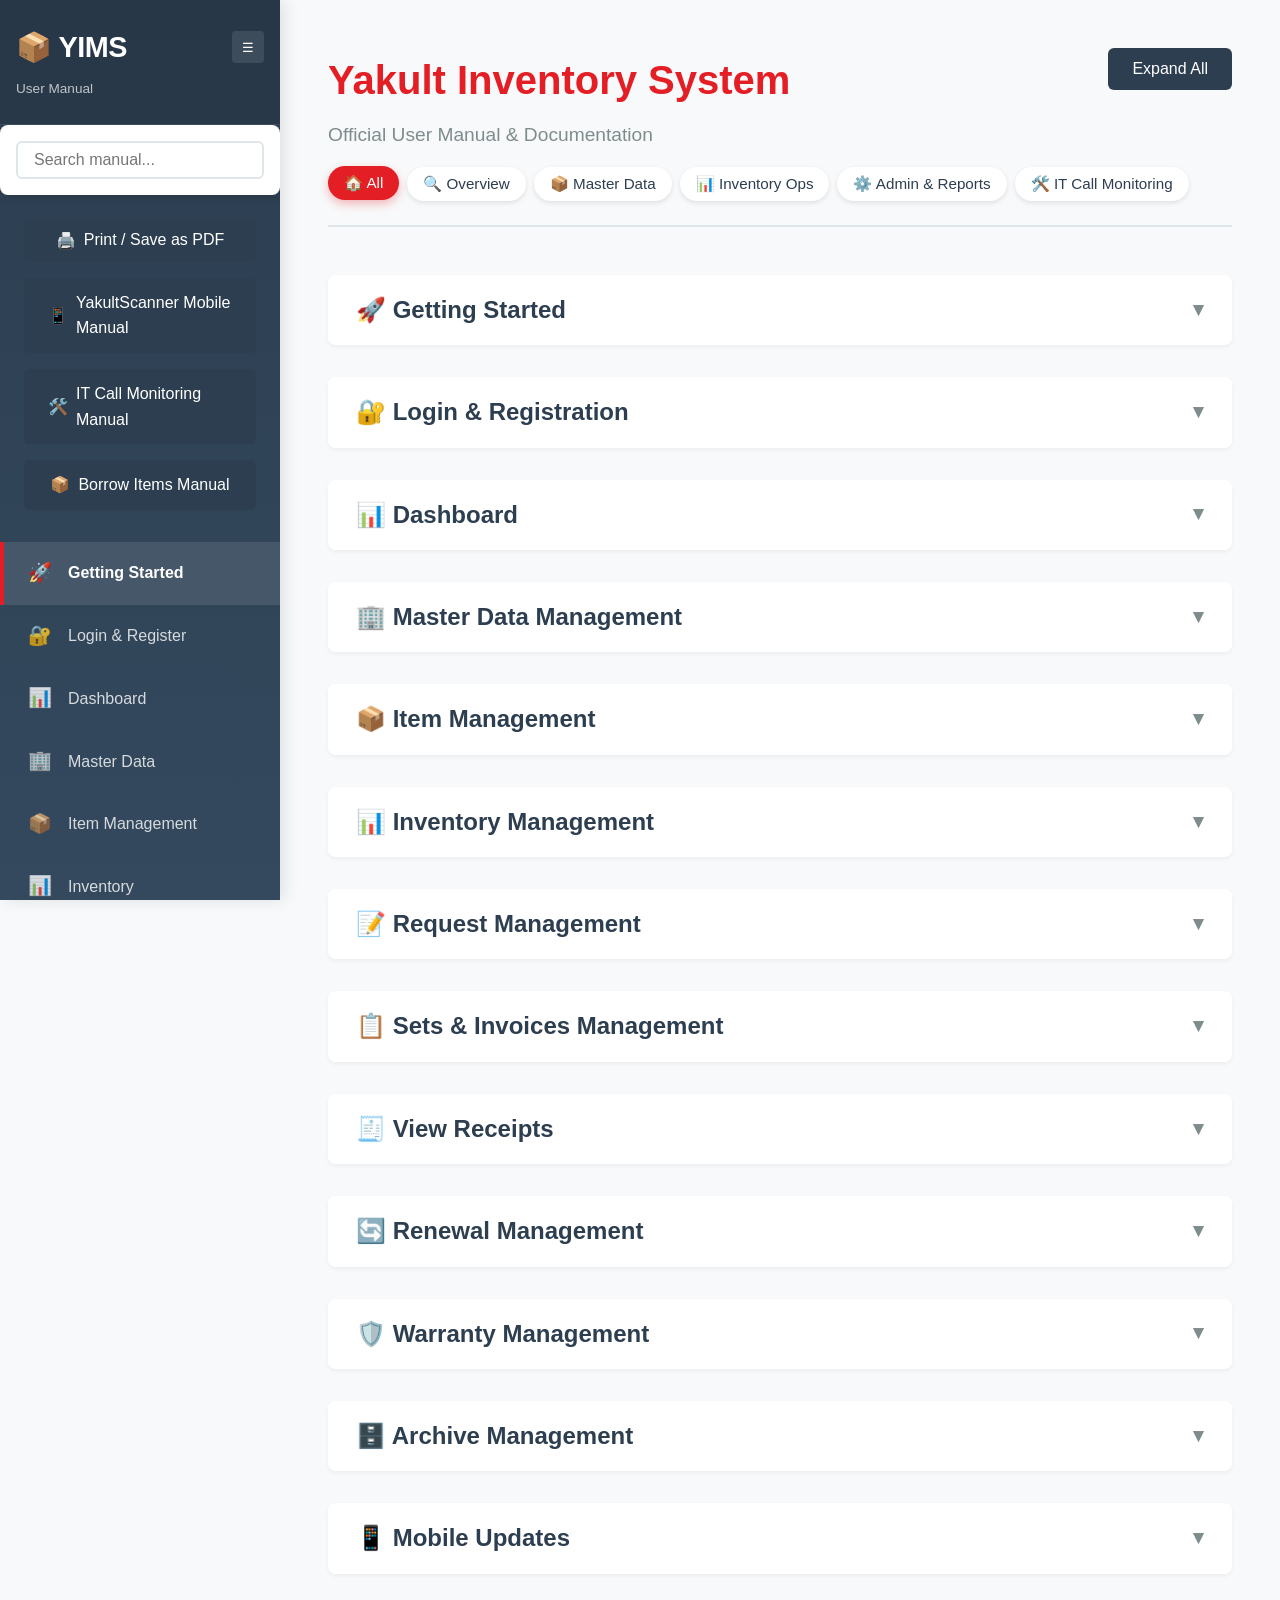
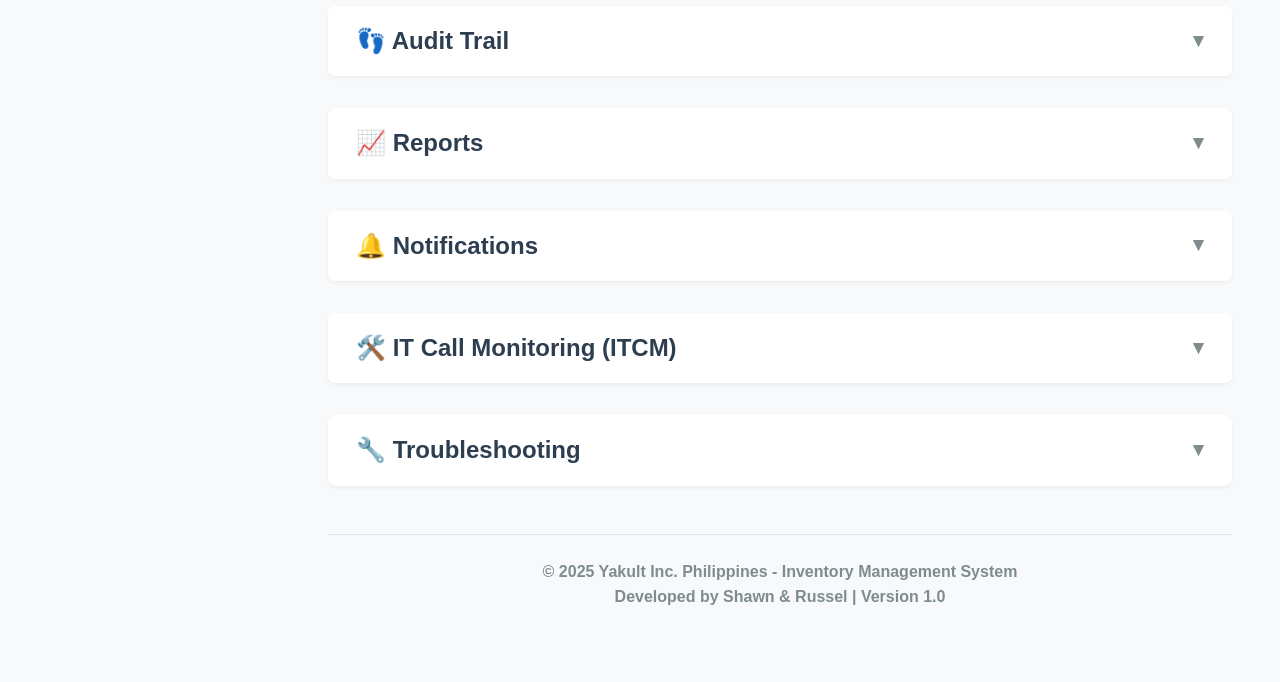
<file: index.html>
<!DOCTYPE html>
<html lang="en">

<head>
    <meta charset="UTF-8">
    <meta name="viewport" content="width=device-width, initial-scale=1.0">
    <title>Yakult Inventory System - User Manual</title>
    <link rel="stylesheet" href="styles.css">
</head>

<body>
    <div class="container">
        <!-- Sidebar Navigation -->
        <nav class="sidebar">
            <div class="logo">
                <div class="logo-header">
                    <h2>📦 YIMS</h2>
                    <button id="sidebar-toggle" class="toggle-btn" title="Toggle Sidebar">☰</button>
                </div>
                <p class="logo-text">User Manual</p>
            </div>

            <!-- Search Box -->
            <div class="search-box">
                <input type="text" id="search-input" placeholder="Search manual...">
            </div>

            <!-- PDF Export Utility -->
            <div style="padding: 0 1.5rem; margin-bottom: 1rem;">
                <button onclick="window.print()" class="btn btn-secondary"
                    style="width: 100%; display: flex; align-items: center; justify-content: center; gap: 8px;">
                    <span>🖨️</span> <span class="text">Print / Save as PDF</span>
                </button>
            </div>

            <!-- Link to YakultScanner Mobile Manual -->
            <div style="padding: 0 1.5rem; margin-bottom: 1rem;">
                <a href="yakultscanner.html" class="btn btn-secondary"
                    style="width: 100%; display: inline-flex; align-items: center; justify-content: center; gap: 8px;">
                    <span>📱</span> <span class="text">YakultScanner Mobile Manual</span>
                </a>
            </div>

            <!-- Link to IT Call Monitoring Manual -->
            <div style="padding: 0 1.5rem; margin-bottom: 1rem;">
                <a href="itcm.html" class="btn btn-secondary"
                    style="width: 100%; display: inline-flex; align-items: center; justify-content: center; gap: 8px;">
                    <span>🛠️</span> <span class="text">IT Call Monitoring Manual</span>
                </a>
            </div>

            <div style="padding: 0 1.5rem; margin-bottom: 1rem;">
                <a href="borrow.html" class="btn btn-secondary"
                    style="width: 100%; display: inline-flex; align-items: center; justify-content: center; gap: 8px;">
                    <span>&#128230;</span> <span class="text">Borrow Items Manual</span>
                </a>
            </div>

            <ul class="nav-menu">
                <li><a href="#getting-started" class="nav-link active"><span class="icon">🚀</span> <span
                            class="text">Getting Started</span></a></li>
                <li><a href="#login" class="nav-link"><span class="icon">🔐</span> <span class="text">Login &
                            Register</span></a></li>
                <li><a href="#dashboard" class="nav-link"><span class="icon">📊</span> <span
                            class="text">Dashboard</span></a></li>
                <li><a href="#master-data" class="nav-link"><span class="icon">🏢</span> <span class="text">Master
                            Data</span></a></li>
                <li><a href="#items" class="nav-link"><span class="icon">📦</span> <span class="text">Item
                            Management</span></a></li>
                <li><a href="#inventory" class="nav-link"><span class="icon">📊</span> <span
                            class="text">Inventory</span></a></li>
                <li><a href="#requests" class="nav-link"><span class="icon">📝</span> <span
                            class="text">Requests</span></a></li>
                <li><a href="#sets" class="nav-link"><span class="icon">📋</span> <span class="text">Sets &
                            Invoices</span></a></li>
                <li><a href="#view-receipts" class="nav-link"><span class="icon">🧾</span> <span class="text">View
                            Receipts</span></a></li>
                <li><a href="#renewals" class="nav-link"><span class="icon">🔄</span> <span
                            class="text">Renewals</span></a></li>
                <li><a href="#warranty" class="nav-link"><span class="icon">🛡️</span> <span
                            class="text">Warranty</span></a></li>
                <li><a href="#archive" class="nav-link"><span class="icon">🗄️</span> <span
                            class="text">Archive</span></a></li>
                <li><a href="#mobile-updates" class="nav-link"><span class="icon">📱</span> <span class="text">Mobile
                            Updates</span></a></li>
                <li><a href="#audit-trail" class="nav-link"><span class="icon">👣</span> <span class="text">Audit
                            Trail</span></a></li>
                <li><a href="#reports" class="nav-link"><span class="icon">📈</span> <span
                            class="text">Reports</span></a></li>
                <li><a href="#notifications" class="nav-link"><span class="icon">🔔</span> <span
                            class="text">Notifications</span></a></li>
                <li><a href="#it-call-monitoring" class="nav-link"><span class="icon">🛠️</span> <span
                            class="text">IT Call Monitoring</span></a></li>
                <li><a href="#troubleshooting" class="nav-link"><span class="icon">🔧</span> <span
                            class="text">Troubleshooting</span></a></li>
            </ul>
        </nav>
        <!-- Main Content -->
        <main class="content">
            <div class="header">
                <div style="display: flex; justify-content: space-between; align-items: start;">
                    <div>
                        <h1>Yakult Inventory System</h1>
                        <p class="subtitle">Official User Manual & Documentation</p>
                    </div>
                    <button id="global-toggle" class="btn btn-secondary">Expand All</button>
                </div>
                <!-- Category Filter Buttons -->
                <div class="filter-bar" style="margin-top: 1rem; display: flex; gap: 0.5rem; flex-wrap: wrap;">
                    <button class="filter-btn active" data-filter="all">🏠 All</button>
                    <button class="filter-btn" data-filter="general">🔍 Overview</button>
                    <button class="filter-btn" data-filter="master">📦 Master Data</button>
                    <button class="filter-btn" data-filter="inventory">📊 Inventory Ops</button>
                    <button class="filter-btn" data-filter="admin">⚙️ Admin & Reports</button>
                    <button class="filter-btn" data-filter="itcm">🛠️ IT Call Monitoring</button>
                </div>
            </div>

            <!-- Getting Started Section -->
            <section id="getting-started" class="section" data-category="general">
                <div class="section-header">
                    <h2>🚀 Getting Started</h2>
                    <i class="toggle-icon">▼</i>
                </div>
                <div class="section-content">

                    <div class="card">
                        <h3>Welcome to YIMS</h3>
                        <p>The Yakult Inventory Management System (YIMS) is a comprehensive solution for managing IT
                            assets,
                            equipment, and inventory across your organization.</p>

                        <h4>What You Can Do:</h4>
                        <ul>
                            <li>Track hardware, software licenses, and service contracts</li>
                            <li>Manage inventory across multiple companies, departments, and branches</li>
                            <li>Process equipment requests and approvals</li>
                            <li>Monitor software/license renewals</li>
                            <li>Generate invoices and financial reports</li>
                            <li>Archive and restore items with full audit trails</li>
                        </ul>
                    </div>

                    <div class="card">
                        <h3>System Requirements</h3>
                        <ul>
                            <li><strong>Operating System:</strong> Windows 10 or later</li>
                            <li><strong>Database:</strong> SQL Server 2016 or later</li>
                            <li><strong>.NET Framework:</strong> 4.8</li>
                            <li><strong>Screen Resolution:</strong> 1366x768 minimum (1920x1080 recommended)</li>
                        </ul>
                    </div>

                    <div class="card">
                        <h3>Quick Start Guide</h3>
                        <ol>
                            <li>Launch the application</li>
                            <li>Register a new account or login with existing credentials</li>
                            <li>Explore the dashboard to see system overview</li>
                            <li>Set up master data (Companies, Departments, Branches)</li>
                            <li>Add items to the system</li>
                            <li>Start managing your inventory!</li>
                        </ol>
                    </div>
                </div>
            </section>

            <!-- Login Section -->
            <section id="login" class="section" data-category="general">
                <div class="section-header">
                    <h2>🔐 Login & Registration</h2>
                    <i class="toggle-icon">▼</i>
                </div>
                <div class="section-content">

                    <div class="card">
                        <h3>Creating Your Account</h3>
                        <img src="IMAGES/REGISTER_PAGE.png" alt="Registration Screen">
                        <ol>
                            <li>Click <strong>"Register"</strong> on the login screen</li>
                            <li>Enter your details:
                                <ul>
                                    <li><strong>Full Name:</strong> Your complete name</li>
                                    <li><strong>Email Address:</strong> Valid email (used for login)</li>
                                    <li><strong>Password:</strong> Strong password (min. 8 characters)</li>
                                </ul>
                            </li>
                            <li>Click <strong>"Register"</strong> to create your account</li>
                            <li>You'll be automatically logged in</li>
                        </ol>

                        <div class="tip">
                            <strong>💡 Tip:</strong> Use a strong password with uppercase, lowercase, numbers, and
                            special
                            characters.
                        </div>
                    </div>

                    <div class="card">
                        <h3>Logging In</h3>
                        <img src="IMAGES/LOGIN_PAGE.png" alt="Login Screen">
                        <ol>
                            <li>Enter your <strong>Email Address</strong></li>
                            <li>Enter your <strong>Password</strong></li>
                            <li>Click <strong>"Login"</strong></li>
                        </ol>

                        <div class="warning">
                            <strong>⚠️ Note:</strong> After 3 failed login attempts, please contact your system
                            administrator.
                        </div>
                    </div>

                    <div class="card">
                        <h3>Change Password (User)</h3>
                        <img src="IMAGES/User_Change_password.png" alt="Change password screen for users">

                        <ol>
                            <li>Click your profile menu and select <strong>"Change Password"</strong>.</li>
                            <li>Enter your <strong>Current Password</strong> for verification.</li>
                            <li>Type your <strong>New Password</strong> and confirm it.</li>
                            <li>Click <strong>"Save"</strong>. You will be prompted to log in again with your new
                                password.</li>
                        </ol>

                        <div class="tip">
                            <strong>💡 Tip:</strong> Follow the password guidelines shown on screen to ensure a strong
                            password.
                        </div>
                    </div>

                    <div class="card" style="border-left-color: #27ae60;">
                        <h3>Change Password (Developer)</h3>
                        <img src="IMAGES/Dev_Change_password.png" alt="Change password screen for developers">

                        <ol>
                            <li>Open the user dropdown and choose <strong>"Change Password"</strong>.</li>
                            <li>Enter the <strong>Current Password</strong> for the developer account.</li>
                            <li>Provide the <strong>New Password</strong> and re-enter it to confirm.</li>
                            <li>Select <strong>"Save"</strong> to apply the update and reauthenticate.</li>
                        </ol>

                        <div class="tip">
                            <strong>🔒 Security:</strong> Use unique, non-shared credentials for developer accounts and
                            rotate them regularly.
                        </div>
                    </div>

                    <div class="card" style="border-left-color: #f39c12;">
                        <h3>🛠️ Developer Mode</h3>
                        <p>Users with developer privileges have access to advanced features:</p>
                        <ul>
                            <li>Force delete items with dependencies</li>
                            <li>Access to system logs</li>
                            <li>Database maintenance tools</li>
                            <li>Advanced reporting options</li>
                        </ul>
                    </div>
                </div>
            </section>

            <!-- Dashboard Section -->
            <section id="dashboard" class="section" data-category="general">
                <div class="section-header">
                    <h2>📊 Dashboard</h2>
                    <i class="toggle-icon">▼</i>
                </div>
                <div class="section-content">

                    <div class="card">
                        <h3>Dashboard Overview</h3>
                        <p>The dashboard provides a real-time snapshot of your inventory system:</p>

                        <h4>Quick Statistics</h4>
                        <ul>
                            <li><strong>Total Items:</strong> All items in the system</li>
                            <li><strong>Active Inventory:</strong> Currently available items</li>
                            <li><strong>Pending Requests:</strong> Requests awaiting approval</li>
                            <li><strong>Low Stock Alerts:</strong> Items below minimum threshold</li>
                        </ul>
                        <img src="IMAGES/DASHBOARD_PAGE.png" alt="Dashboard Overview">
                    </div>

                    <div class="card">
                        <h3>Charts & Visualizations</h3>

                        <h4>Category Distribution (Pie Chart)</h4>
                        <p>Shows the percentage breakdown of items by category.</p>

                        <h4>Stock Levels (Bar Chart)</h4>
                        <p>Displays stock quantities for each category.</p>

                        <h4>Condition Breakdown (Donut Chart)</h4>
                        <p>Visual representation of item conditions:</p>
                        <ul>
                            <li><span class="badge green">Perfect</span> - Fully functional</li>
                            <li><span class="badge red">Damaged</span> - Minor issues</li>
                        </ul>
                    </div>

                    <div class="card">
                        <h3>Quick Actions</h3>
                        <p>Fast access to common tasks:</p>
                        <ul>
                            <li><strong>Add Item:</strong> Create new item</li>
                            <li><strong>Add Inventory:</strong> Record new stock</li>
                            <li><strong>New Request:</strong> Submit equipment request</li>
                            <li><strong>View Reports:</strong> Access reports</li>
                        </ul>
                    </div>
                </div>
            </section>

            <!-- Master Data Section -->
            <section id="master-data" class="section" data-category="master">
                <div class="section-header">
                    <h2>🏢 Master Data Management</h2>
                    <i class="toggle-icon">▼</i>
                </div>
                <div class="section-content">

                    <div class="card">
                        <h3>Company Management</h3>

                        <h4>Adding a Company</h4>
                        <ol>
                            <li>Navigate to <strong>Master Data → Company</strong></li>
                            <li>Click <strong>"Add Company"</strong></li>
                            <li>Fill in company details:
                                <ul>
                                    <li>Company Name (required)</li>
                                    <li>Address</li>
                                    <li>Contact Person</li>
                                    <li>Phone Number</li>
                                </ul>
                            </li>
                            <li>Click <strong>"Save"</strong></li>
                        </ol>
                        <img src="IMAGES/ADD_COMPANY_PAGE.png" alt="Add Company Screen">

                        <h4>Viewing Companies</h4>
                        <p>Go to <strong>Master Data → View Companies</strong> to see all companies in a grid view.</p>
                    </div>

                    <div class="card">
                        <h3>Department Management</h3>

                        <h4>Adding a Department</h4>
                        <ol>
                            <li>Navigate to <strong>Master Data → Department</strong></li>
                            <li>Enter department name</li>
                            <li><strong>Optional:</strong> Select a company to associate with</li>
                            <li>Click <strong>"Save"</strong></li>
                        </ol>
                        <img src="IMAGES/ADD_DEPARTMENT_PAGE.png" alt="Add Department Screen">

                        <div class="tip">
                            <strong>💡 Tip:</strong> Departments can exist independently or be linked to a company.
                        </div>
                    </div>

                    <div class="card">
                        <h3>Branch Management</h3>

                        <h4>Adding a Branch</h4>
                        <ol>
                            <li>Navigate to <strong>Master Data → Branch</strong></li>
                            <li>Enter branch details:
                                <ul>
                                    <li>Branch Name</li>
                                    <li>Address</li>
                                    <li>Contact Information</li>
                                </ul>
                            </li>
                            <li><strong>Optional:</strong> Link to a company</li>
                            <li>Click <strong>"Save"</strong></li>
                        </ol>
                        <img src="IMAGES/ADD_BRANCH_PAGE.png" alt="Add Branch Screen">
                    </div>

                    <div class="card">
                        <h3>Employee Management</h3>

                        <h4>Adding an Employee</h4>
                        <ol>
                            <li>Navigate to <strong>Master Data → Employee</strong></li>
                            <li>Fill in employee information:
                                <ul>
                                    <li>First Name & Last Name</li>
                                    <li>Department (dropdown)</li>
                                    <li>Branch (dropdown)</li>
                                    <li>Contact Details</li>
                                </ul>
                            </li>
                            <li>Click <strong>"Save"</strong></li>
                        </ol>
                        <img src="IMAGES/ADD_EMPLOYEE_PAGE.png" alt="Add Employee Screen">
                    </div>

                    <div class="card">
                        <h3>Vendor Management</h3>

                        <h4>Adding a Vendor</h4>
                        <ol>
                            <li>Navigate to <strong>Master Data → Vendor</strong></li>
                            <li>Enter vendor details:
                                <ul>
                                    <li>Vendor Name</li>
                                    <li>Address</li>
                                    <li>TIN (Tax Identification Number)</li>
                                </ul>
                            </li>
                            <li>Set <strong>Active</strong> status</li>
                            <li>Click <strong>"Save"</strong></li>
                        </ol>
                        <img src="IMAGES/ADD_VENDOR_PAGE.png" alt="Add Vendor Screen">
                    </div>
                </div>
            </section>

            <!-- Items Section -->
            <section id="items" class="section" data-category="master">
                <div class="section-header">
                    <h2>📦 Item Management</h2>
                    <i class="toggle-icon">▼</i>
                </div>
                <div class="section-content">

                    <div class="card">
                        <h3>Understanding Item Types</h3>
                        <p>The system supports three types of items:</p>

                        <div class="feature-grid">
                            <div class="feature-card">
                                <h4>🖥️ Hardware</h4>
                                <p>Physical equipment like computers, monitors, keyboards, printers, routers, etc.</p>
                            </div>
                            <div class="feature-card">
                                <h4>💿 Software/License</h4>
                                <p>Software licenses, subscriptions, and digital products (MS Office, Adobe, etc.)</p>
                            </div>
                            <div class="feature-card">
                                <h4>🔧 Services</h4>
                                <p>Service contracts, maintenance agreements, and support subscriptions</p>
                            </div>
                        </div>
                    </div>

                    <div class="card">
                        <h3>Adding a New Item</h3>
                        <ol>
                            <li>Navigate to <strong>Inventory → Item</strong></li>
                            <li>Click <strong>"Add Item"</strong></li>
                            <li>Fill in item details:
                                <ul>
                                    <li><strong>Item Name:</strong> Descriptive name</li>
                                    <li><strong>Description:</strong> Detailed information</li>
                                    <li><strong>Category:</strong> Select from dropdown (or add new)</li>
                                    <li><strong>Item Type:</strong> Hardware/Software/Service</li>
                                    <li><strong>Model Number:</strong> Manufacturer model</li>
                                    <li><strong>Serial Number:</strong> For serialized items</li>
                                    <li><strong>Condition:</strong> Perfect/Damaged/Broken/etc.</li>
                                    <li><strong>Vendor:</strong> Supplier information</li>
                                    <li><strong>Amount:</strong> Purchase price</li>
                                </ul>
                            </li>
                            <li>For <strong>Software/License</strong> items, also enter:
                                <ul>
                                    <li>License Number</li>
                                    <li>Start Date & End Date</li>
                                    <li>Duration (years)</li>
                                </ul>
                            </li>
                            <li>For <strong>Hardware</strong> items, enter:
                                <ul>
                                    <li>Warranty Years</li>
                                    <li>Warranty Start Date</li>
                                    <li>Date Purchased</li>
                                </ul>
                            </li>
                            <li>Click <strong>"Save"</strong></li>
                        </ol>
                        <img src="IMAGES/ADD_ITEM_PAGE.png" alt="Add Item Screen">
                    </div>

                    <div class="card">
                        <h3>Item Conditions</h3>
                        <table>
                            <thead>
                                <tr>
                                    <th>Condition</th>
                                    <th>Description</th>
                                    <th>Color Code</th>
                                </tr>
                            </thead>
                            <tbody>
                                <tr>
                                    <td><span class="badge green">Perfect</span></td>
                                    <td>Fully functional, no issues</td>
                                    <td>Green</td>
                                </tr>
                                <tr>
                                    <td><span class="badge red">Damaged</span></td>
                                    <td>Major issues, unusable</td>
                                    <td>Red</td>
                                </tr>
                            </tbody>
                        </table>
                    </div>

                    <div class="card">
                        <h3>Viewing Items</h3>
                        <p>Navigate to <strong>Inventory → View Items</strong> to see all items.</p>

                        <h4>Features:</h4>
                        <ul>
                            <li><strong>Category Summary:</strong> Overview of stock by category</li>
                            <li><strong>Search & Filter:</strong> Find items by name, category, or condition</li>
                            <li><strong>Actions:</strong> Edit, Delete, View Details</li>
                        </ul>
                    </div>
                </div>
            </section>

            <!-- Inventory Section -->
            <section id="inventory" class="section" data-category="inventory">
                <div class="section-header">
                    <h2>📊 Inventory Management</h2>
                    <i class="toggle-icon">▼</i>
                </div>
                <div class="section-content">

                    <div class="card">
                        <h3>Understanding Entry Types</h3>
                        <table>
                            <thead>
                                <tr>
                                    <th>Entry Type</th>
                                    <th>When to Use</th>
                                    <th>Effect</th>
                                </tr>
                            </thead>
                            <tbody>
                                <tr>
                                    <td><strong>Positive</strong></td>
                                    <td>Receiving new stock, returns</td>
                                    <td>Increases inventory count</td>
                                </tr>
                                <tr>
                                    <td><strong>Negative</strong></td>
                                    <td>Dispatching items, losses</td>
                                    <td>Decreases inventory count</td>
                                </tr>
                                <tr>
                                    <td><strong>Fixed Assets</strong></td>
                                    <td>Software/License items (auto-selected)</td>
                                    <td>Tracks as fixed asset</td>
                                </tr>
                            </tbody>
                        </table>
                    </div>

                    <div class="card">
                        <h3>Adding Inventory</h3>
                        <ol>
                            <li>Navigate to <strong>Inventory → Add Inventory</strong></li>
                            <li>Select <strong>Item</strong> from dropdown</li>
                            <li>Choose <strong>Entry Type</strong></li>
                            <li>Enter <strong>Quantity</strong> and <strong>Description</strong></li>
                            <li>System assigns to a Set automatically</li>
                            <li>Click <strong>"Save"</strong></li>
                        </ol>
                    </div>
                </div>
            </section>

            <!-- Requests Section -->
            <section id="requests" class="section" data-category="inventory">
                <div class="section-header">
                    <h2>📝 Request Management</h2>
                    <i class="toggle-icon">▼</i>
                </div>
                <div class="section-content">

                    <div class="card">
                        <h3>Creating a Request</h3>
                        <ol>
                            <li>Navigate to <strong>Requests → Add Request</strong></li>
                            <li>Select <strong>Item</strong> and <strong>Quantity</strong></li>
                            <li>Add <strong>Justification</strong></li>
                            <li>Click <strong>"Submit Request"</strong></li>
                        </ol>
                        <img src="IMAGES/ADD_REQUEST_PAGE.png" alt="Add Request Screen">
                    </div>

                    <div class="card">
                        <h3>Batch Requests</h3>
                        <p>Use <strong>Batch Add Request</strong> to submit multiple items in a single request
                            transaction.
                        </p>
                    </div>
                </div>
            </section>

            <!-- Sets Section -->
            <section id="sets" class="section" data-category="inventory">
                <div class="section-header">
                    <h2>📋 Sets & Invoices Management</h2>
                    <i class="toggle-icon">▼</i>
                </div>
                <div class="section-content">

                    <div class="card">
                        <h3>What is a Set?</h3>
                        <p>A "Set" is the central container in YIMS. It groups related items together, often
                            representing a
                            Purchase Order, Invoice, or a specific deployment batch.</p>
                    </div>

                    <div class="card">
                        <h3>Set Detail Actions</h3>
                        <p>When viewing a Set, you have access to a powerful toolbar of actions:</p>
                        <img src="IMAGES/SET_DETAILS.png" alt="Set Details Screen">

                        <div class="feature-grid">
                            <div class="feature-card">
                                <h4>📄 PDF & QR</h4>
                                <p><strong>Generate QR:</strong> Creates a unique QR code for physical tagging.<br>
                                    <strong>PDF:</strong> Exports the set details to a printable PDF document.
                                </p>
                            </div>
                            <div class="feature-card">
                                <h4>📝 Receipts</h4>
                                <p>Click <strong>Receipts</strong> to attach or view scanned invoices, warranties, and
                                    delivery receipts associated with this set.</p>
                            </div>
                            <div class="feature-card">
                                <h4>🔄 Upgrade Lifecycle</h4>
                                <p><strong>Upgrade Lifecycle:</strong> Used when replacing old items with new ones
                                    (e.g.,
                                    upgrading a user's laptop). It links the old item to the new one for history usage.
                                </p>
                            </div>
                        </div>
                    </div>

                    <div class="card">
                        <h3>Ownership & Hardware Info</h3>
                        <h4>Transfer Ownership</h4>
                        <p>To assign the entire set to a user:</p>
                        <ol>
                            <li>Select <strong>Employee</strong> from the dropdown.</li>
                            <li>Click <strong>"Save Transfer"</strong>.</li>
                            <li>The Location/Branch/Dept will update automatically based on the employee.</li>
                        </ol>

                        <h4>Hardware Assignment</h4>
                        <p>For IT equipment sets, recording network details is crucial:</p>
                        <ul>
                            <li><strong>Computer Name:</strong> The hostname of the device.</li>
                            <li><strong>IP Address:</strong> Static or assigned IP.</li>
                            <li>Click <strong>"Save Hardware Info"</strong> to update.</li>
                        </ul>
                    </div>

                    <div class="card">
                        <h3>Managing Items in a Set</h3>
                        <p>The main table shows all items/requests in this set.</p>
                        <ul>
                            <li><span class="badge green">+ Add Request</span> Link new items to this set.</li>
                            <li><span class="badge red">❌ Remove</span> Unlink selected items from the set.</li>
                            <li><span class="badge purple">📊 Report</span> Generate a specific inventory report for
                                just
                                this set.</li>
                        </ul>
                    </div>

                    <div class="card">
                        <h3>💰 Financial Calculations</h3>
                        <p>The Financial Panel (bottom of screen) automatically calculates costs.</p>

                        <table>
                            <thead>
                                <tr>
                                    <th>Field</th>
                                    <th>Description</th>
                                </tr>
                            </thead>
                            <tbody>
                                <tr>
                                    <td><strong>Subtotal</strong></td>
                                    <td>Sum of all item costs in the set.</td>
                                </tr>
                                <tr>
                                    <td><strong>VAT</strong></td>
                                    <td>Value Added Tax (default 12%). Editable percentage.</td>
                                </tr>
                                <tr>
                                    <td><strong>WHT</strong></td>
                                    <td>Withholding Tax deduction.</td>
                                </tr>
                                <tr>
                                    <td><strong>Discount</strong></td>
                                    <td>Any vendor discounts applied.</td>
                                </tr>
                                <tr>
                                    <td><strong>Total Amount Due</strong></td>
                                    <td>Final calculated amount: <em>(Subtotal + VAT) - WHT - Discount</em>.</td>
                                </tr>
                            </tbody>
                        </table>
                        <div class="tip">
                            <strong>💡 Tip:</strong> Always click <strong>Calculate</strong> (if available) or press
                            Enter
                            in a financial field to update the Total Amount Due.
                        </div>
                    </div>
                </div>
            </section>

            <!-- View Receipts Section (NEW) -->
            <section id="view-receipts" class="section" data-category="inventory">
                <div class="section-header">
                    <h2>🧾 View Receipts</h2>
                    <i class="toggle-icon">▼</i>
                </div>
                <div class="section-content">
                    <div class="card">
                        <h3>Receipts Dashboard</h3>
                        <p>The Receipts Management page provides a centralized view of all sets and their documentation
                            status.
                        </p>
                        <h4>Summary Metrics:</h4>
                        <ul>
                            <li><strong>Total Sets:</strong> Total number of item sets in the system.</li>
                            <li><strong>Complete:</strong> Sets with valid documentation (SI/DR attached).</li>
                            <li><strong>Pending:</strong> Sets missing key documentation.</li>
                        </ul>
                    </div>

                    <div class="card">
                        <h3>Understanding Receipt Status</h3>
                        <p>The system automatically categorizes sets based on attached files:</p>
                        <table>
                            <thead>
                                <tr>
                                    <th>Status</th>
                                    <th>Condition</th>
                                    <th>Color Code</th>
                                </tr>
                            </thead>
                            <tbody>
                                <tr>
                                    <td><span class="badge green">Complete</span></td>
                                    <td>Has <strong>Sales Invoice (SI)</strong> OR <strong>Delivery Receipt
                                            (DR)</strong>
                                        attached.</td>
                                    <td>Green</td>
                                </tr>
                                <tr>
                                    <td><span class="badge" style="background: goldenrod;">Pending</span></td>
                                    <td>Missing required documentation.</td>
                                    <td>Yellow/Orange</td>
                                </tr>
                            </tbody>
                        </table>
                    </div>

                    <div class="card">
                        <h3>Key Actions</h3>
                        <ul>
                            <li><strong>Open Viewer:</strong> Opens the detailed receipt viewer to see attached images.
                            </li>
                            <li><strong>Go To Manage Set:</strong> Navigates to the Set Details page for editing.</li>
                            <li><strong>Add Receipt:</strong> Quickly attach a new file to a set.</li>
                            <li><strong>Refresh:</strong> Update the list to see latest changes.</li>
                        </ul>
                        <img src="IMAGES/ADD_RECEIPT_PAGE.png" alt="Add Receipt Screen">
                    </div>
                </div>
            </section>

            <!-- Renewals Section -->
            <section id="renewals" class="section" data-category="inventory">
                <div class="section-header">
                    <h2>🔄 Renewal Management</h2>
                    <i class="toggle-icon">▼</i>
                </div>
                <div class="section-content">

                    <div class="card">
                        <h3>Renewal Workflow</h3>
                        <ol>
                            <li><strong>Monitor:</strong> Check Items approaching expiry</li>
                            <li><strong>On Hold:</strong> Mark as 'On Hold' if decision is pending</li>
                            <li><strong>Renew:</strong> Create Renewal record to extend dates</li>
                            <li><strong>Archive:</strong> Auto-archive items on hold for > 1 year</li>
                        </ol>
                        <img src="IMAGES/renewal_details.png" alt="Renewal Management Screen">
                    </div>
                </div>
            </section>

            <!-- Warranty Section (NEW) -->
            <section id="warranty" class="section" data-category="inventory">
                <div class="section-header">
                    <h2>🛡️ Warranty Management</h2>
                    <i class="toggle-icon">▼</i>
                </div>
                <div class="section-content">

                    <div class="card">
                        <h3>Warranty Overview</h3>
                        <p>The Warranty module tracks warranty expiration for Hardware and subscription validity for
                            Software/Services.</p>

                        <h4>Key Metrics:</h4>
                        <ul>
                            <li><strong>Active:</strong> Items with valid warranty (>90 days remaining)</li>
                            <li><strong>Expiring:</strong> Warning state (≤90 days remaining)</li>
                            <li><strong>Critical:</b> Urgent action needed (≤30 days remaining)</li>
                            <li><strong>Expired:</strong> Warranty has lapsed</li>
                        </ul>
                    </div>

                    <div class="card">
                        <h3>Using the Warranty Dashboard</h3>
                        <p>Navigate to <strong>Warranty</strong> from the main menu.</p>

                        <h4>Features:</h4>
                        <ul>
                            <li><strong>Filters:</strong> Filter by Item Type (Hardware/Software) or show only Expired
                                items.</li>
                            <li><strong>Search:</strong> Find by Item Name, Serial Number, or Model.</li>
                            <li><strong>Status Indicators:</b>
                                    <ul>
                                        <li><span class="badge green">Active</span> - Valid warranty</li>
                                        <li><span class="badge" style="background: goldenrod;">Warning</span> - Expires
                                            in ≤
                                            90
                                            days</li>
                                        <li><span class="badge orange">Critical</span> - Expires in ≤ 30 days</li>
                                        <li><span class="badge red">Expired</span> - Warranty expired</li>
                                    </ul>
                            </li>
                        </ul>
                    </div>
                </div>
            </section>

            <!-- Archive Section -->
            <section id="archive" class="section" data-category="admin">
                <div class="section-header">
                    <h2>🗄️ Archive Management</h2>
                    <i class="toggle-icon">▼</i>
                </div>
                <div class="section-content">
                    <div class="card">
                        <h3>Archiving & Restoration</h3>
                        <p>Items are never permanently deleted by default. They are archived to preserve audit trails.
                        </p>
                        <ul>
                            <li><strong>Archive:</strong> Soft-delete items that are no longer in use.</li>
                            <li><strong>Restore:</strong> Bring archived items back to active status with full history.
                            </li>
                        </ul>
                        <img src="IMAGES/VIEW_ARCHIVE.png" alt="Archive Management Screen">
                    </div>
                </div>
            </section>

            <!-- Mobile Updates Section (NEW) -->
            <section id="mobile-updates" class="section" data-category="admin">
                <div class="section-header">
                    <h2>📱 Mobile Updates</h2>
                    <i class="toggle-icon">▼</i>
                </div>
                <div class="section-content">
                    <div class="card">
                        <h3>Tracking Mobile Scans</h3>
                        <p>This module tracks updates received from the Yakult Mobile Scanners. When items are scanned
                            in the
                            field, their status changes are logged here.</p>

                        <h4>Update Types:</h4>
                        <ul>
                            <li><strong>Status Change:</strong> Item condition changed (e.g., Good → Damaged).</li>
                            <li><strong>Location Update:</strong> Item moved to a different branch/department.</li>
                        </ul>
                        <img src="IMAGES/VIEW_UPDATES.png" alt="Mobile Updates Screen">
                    </div>

                    <div class="card">
                        <h3>Processing Updates</h3>
                        <p>Updates appear as <strong>Unprocessed</strong> by default. Admins must review them:</p>
                        <ol>
                            <li>Review the <strong>Old Status</strong> vs <strong>New Status</strong>.</li>
                            <li>Verify the details.</li>
                            <li>Click <strong>"Mark as Processed"</strong> to confirm you have seen it.</li>
                            <li>The update moves from the "Unprocessed" count to "Processed".</li>
                        </ol>
                        <div class="tip">
                            <strong>💡 Note:</strong> Processed updates are kept for history but hidden from the main
                            "Unprocessed" view.
                        </div>
                    </div>
                </div>
            </section>

            <!-- Audit Trail Section (NEW) -->
            <section id="audit-trail" class="section" data-category="admin">
                <div class="section-header">
                    <h2>👣 Audit Trail</h2>
                    <i class="toggle-icon">▼</i>
                </div>
                <div class="section-content">
                    <div class="card">
                        <h3>Item Movement Logs</h3>
                        <p>The Audit Trail records every movement of items in and out of the inventory.</p>

                        <div class="feature-grid">
                            <div class="feature-card">
                                <h4>✅ IN Movements</h4>
                                <p>New inventory, returns, or internal transfers entering a location.</p>
                            </div>
                            <div class="feature-card">
                                <h4>🔻 OUT Movements</h4>
                                <p>Dispatched items, consumed stock, or transfers leaving a location.</p>
                            </div>
                        </div>
                        <img src="IMAGES/VIEW_AUDIT_TRAIL.png" alt="Audit Trail Screen">
                    </div>

                    <div class="card">
                        <h3>Filtering History</h3>
                        <p>Use the advanced filters to trace item history:</p>
                        <ul>
                            <li><strong>Date Range:</strong> See movements within specific dates.</li>
                            <li><strong>Serial Number:</strong> Trace a specific item's journey.</li>
                            <li><strong>Source:</strong> Filter by <em>Inventory</em>, <em>Request</em>, or
                                <em>MobileUpdate</em>.
                            </li>
                            <li><strong>User:</strong> See who performed the action.</li>
                        </ul>
                    </div>
                </div>
            </section>

            <!-- Reports Section -->
            <section id="reports" class="section" data-category="admin">
                <div class="section-header">
                    <h2>📈 Reports</h2>
                    <i class="toggle-icon">▼</i>
                </div>
                <div class="section-content">
                    <div class="card">
                        <h3>Available Reports</h3>
                        <ul>
                            <li><strong>Invoice Reports:</strong> Detailed financial breakdown of sets</li>
                            <li><strong>Inventory Reports:</b> Stock levels and valuation</li>
                            <li><strong>Audit Logs:</strong> User activity and item movement history</li>
                        </ul>
                        <img src="IMAGES/INVOICE_REPORT.png" alt="Invoice Report Screen">
                        <p>Reports can be exported to <strong>PDF</strong> or <strong>Excel</strong>.</p>
                    </div>
                </div>
            </section>

            <!-- Notifications Section (NEW) -->
            <section id="notifications" class="section" data-category="admin">
                <div class="section-header">
                    <h2>🔔 Notifications</h2>
                    <i class="toggle-icon">▼</i>
                </div>
                <div class="section-content">

                    <div class="card">
                        <h3>System Alerts</h3>
                        <p>The system automatically notifies you of critical events via the Notification Panel (bell
                            icon).
                        </p>

                        <h4>Alert Types:</h4>
                        <ul>
                            <li><strong>License Expiry:</strong> Alert when software licenses are expiring soon.</li>
                            <li><strong>Warranty Expiry:</strong> Alert when hardware warranties are ending.</li>
                            <li><strong>Pending Approvals:</strong> Notification for admin when new requests are
                                submitted.
                            </li>
                        </ul>
                        <img src="IMAGES/NOTIFICATION_CENTER.png" alt="Notification Center Screen">
                    </div>
                </div>
            </section>

            <!-- IT Call Monitoring Section (ITCM) -->
            <section id="it-call-monitoring" class="section" data-category="itcm">
                <div class="section-header">
                    <h2>🛠️ IT Call Monitoring (ITCM)</h2>
                    <i class="toggle-icon">▼</i>
                </div>
                <div class="section-content">

                    <div class="card">
                        <h3>Overview</h3>
                        <p>
                            <strong>IT Call Monitoring (ITCM)</strong> is the built-in ticketing and support monitoring
                            module inside YIMS. It helps IT track issues, assignments, escalations, and resolution
                            history.
                        </p>
                        <img src="ITCM-IMAGES/dashboard.png" alt="IT Call Monitoring Dashboard">

                        <div class="feature-grid">
                            <div class="feature-card">
                                <h4>Ticket Tracking</h4>
                                <p>Create, assign, and monitor tickets by status, idle time, and SLA.</p>
                            </div>
                            <div class="feature-card">
                                <h4>Escalations</h4>
                                <p>Auto-escalation and reminders help avoid missed or overdue requests.</p>
                            </div>
                            <div class="feature-card">
                                <h4>Email Notifications</h4>
                                <p>Send notifications for new tickets, status changes, escalations, and reminders.</p>
                            </div>
                            <div class="feature-card">
                                <h4>Profiles & Reports</h4>
                                <p>Review workload, performance metrics, and export reports.</p>
                            </div>
                        </div>

                        <div class="tip">
                            <strong>Tip:</strong> If you see “(no account)” beside an employee, create a linked user
                            account in <strong>Account Management</strong> so they can be used for assignment and
                            tracking.
                        </div>
                    </div>

                    <div class="card">
                        <h3>Dashboard</h3>
                        <p>The Dashboard shows a high-level view of ticket health and priority areas.</p>
                        <ul>
                            <li><strong>Open Tickets:</strong> Current active workload</li>
                            <li><strong>Critical:</strong> Urgent/high-impact tickets</li>
                            <li><strong>Avg Resolution:</strong> Average completion time (selected period)</li>
                            <li><strong>Today’s Volume:</strong> Tickets created/updated today</li>
                            <li><strong>Requires Attention:</strong> Overdue or high-risk items</li>
                        </ul>
                        <img src="ITCM-IMAGES/dashboard.png" alt="IT Call Monitoring Dashboard Metrics">
                    </div>

                    <div class="card">
                        <h3>Create a New Ticket</h3>
                        <p>Use the <strong>New Ticket</strong> form to record the caller and issue details.</p>
                        <img src="ITCM-IMAGES/new-ticket.png" alt="New Ticket Form">
                        <ol>
                            <li>Select <strong>Company</strong>, <strong>Department</strong>, and (optional) <strong>Branch</strong>.</li>
                            <li>Enter <strong>Caller Name</strong> and describe the <strong>Technical Problem</strong>.</li>
                            <li>(Optional) Add <strong>Initial Troubleshooting / Notes</strong>.</li>
                            <li>(Optional) Set custom escalation thresholds using <strong>Set escalation</strong>.</li>
                            <li>Click <strong>Create Ticket</strong>.</li>
                        </ol>
                        <div class="warning">
                            <strong>Note:</strong> Keep the “Technical Problem” description clear and specific (device,
                            error message, location, and impact).
                        </div>
                    </div>

                    <div class="card">
                        <h3>Ticket List & Filtering</h3>
                        <p>Ticket List is where you manage daily work: filter, assign, and open ticket details.</p>
                        <img src="ITCM-IMAGES/pending-tickets.png" alt="Pending Tickets List">
                        <ul>
                            <li><strong>Status Tabs:</strong> Pending, In Progress, Escalated, Overdue, Solved</li>
                            <li><strong>Quick Filters:</strong> All, Mine, Unassigned, Overdue</li>
                            <li><strong>SLA / Idle:</strong> Helps identify tickets that need follow-up</li>
                            <li><strong>Search:</strong> Search by ticket code or keywords</li>
                        </ul>
                        <div class="tip">
                            <strong>Tip:</strong> Use <strong>Unassigned</strong> to quickly find tickets that still
                            need an owner.
                        </div>
                    </div>

                    <div class="card">
                        <h3>Ticket Details (Notes & History)</h3>
                        <p>Open a ticket to view full details, change status, and keep an audit trail.</p>
                        <img src="ITCM-IMAGES/ticket-details.png" alt="Ticket Details Dialog">
                        <ul>
                            <li><strong>Notes tab:</strong> Add updates, actions taken, and remarks.</li>
                            <li><strong>History tab:</strong> Tracks status changes and key updates over time.</li>
                            <li><strong>Status:</strong> Pending → In Progress → Solved/Closed (or Escalated).</li>
                        </ul>
                    </div>

                    <div class="card">
                        <h3>Mark Ticket as Resolved (Service vs Replacement)</h3>
                        <p>When closing a ticket, log the resolution properly for tracking and inventory audit.</p>
                        <div class="feature-grid">
                            <div class="feature-card">
                                <h4>Service Only</h4>
                                <p>Issue resolved without using parts (e.g., configuration, cleaning, re-install).</p>
                            </div>
                            <div class="feature-card">
                                <h4>Replacement</h4>
                                <p>Parts were used or item was swapped; keep inventory movement accurate.</p>
                            </div>
                        </div>
                        <img src="ITCM-IMAGES/mark-as-resolutions-service.png" alt="Mark Ticket Resolution - Service Only">
                        <img src="ITCM-IMAGES/mark-as-resolutions-replacements.png" alt="Mark Ticket Resolution - Replacement">
                        <div class="warning">
                            <strong>Important:</strong> Always select the correct inventory action (return to stock,
                            for repair, out of stock) so inventory stays accurate.
                        </div>
                    </div>

                    <div class="card">
                        <h3>Employee Profiles & Performance</h3>
                        <p>Profiles show workload and performance per technician (assigned tickets, SLA, and history).</p>
                        <img src="ITCM-IMAGES/profile-section-page.png" alt="Employee Profiles Page">
                        <img src="ITCM-IMAGES/employee-profile.png" alt="Employee Profile Details">
                        <ul>
                            <li>Use the <strong>Date Range</strong> to review performance for a selected period.</li>
                            <li>Use <strong>Escalation Assignee…</strong> (Admin/Developer) to configure auto-assignment for escalations.</li>
                            <li>Open tickets and use the right-side profile card to see a ticket’s key info quickly.</li>
                        </ul>
                    </div>

                    <div class="card">
                        <h3>Auto-Escalation Assignee</h3>
                        <p>
                            Auto escalation runs in the background to prevent tickets from being ignored. Admin/Developer
                            users can configure who receives escalated assignments.
                        </p>
                        <img src="ITCM-IMAGES/auto-escalation-assignee.png" alt="Auto-Escalation Assignee">
                        <div class="info">
                            <strong>Note:</strong> In newer versions, the dialog may include both <em>Supervisor</em>
                            and an optional <em>Manager</em> stage.
                        </div>
                    </div>

                    <div class="card">
                        <h3>Email Notifications (Setup, Templates, Logs)</h3>
                        <p>Configure SMTP and notification rules so stakeholders receive updates.</p>
                        <img src="ITCM-IMAGES/email-setup.png" alt="Email Notification Setup">
                        <ul>
                            <li>Configure SMTP server, port, SSL, username/password, From name/email.</li>
                            <li>Enable rules: New ticket, Status changes, Escalation, Reminder.</li>
                            <li>Set <strong>Group Email</strong> and <strong>Escalation Email</strong> as defaults.</li>
                        </ul>
                        <img src="ITCM-IMAGES/email-template.png" alt="Email Templates">
                        <p>Use templates to control the subject/body and insert ticket variables.</p>
                        <img src="ITCM-IMAGES/email-logs.png" alt="Email Log">
                        <div class="tip">
                            <strong>Tip:</strong> Check <strong>Email Log</strong> if users report missing emails; it
                            records sent/failed/skipped notifications with details.
                        </div>
                    </div>

                    <div class="card">
                        <h3>Diagnostics & Logs</h3>
                        <p>Diagnostics helps verify schema, email pipeline, and background processing health.</p>
                        <img src="ITCM-IMAGES/diagnostics-logs.png" alt="Diagnostics Page">
                        <ul>
                            <li><strong>Schema checks:</strong> Confirms required tables/views exist.</li>
                            <li><strong>Email/background status:</strong> Shows last runs and errors.</li>
                            <li><strong>Run SMTP Test:</strong> Sends a test email for a selected ticket.</li>
                            <li><strong>Open Logs:</strong> Opens the local log folder for troubleshooting.</li>
                        </ul>
                    </div>

                    <div class="card">
                        <h3>Reports</h3>
                        <p>Reports provide summaries and exports for analysis and management updates.</p>
                        <img src="ITCM-IMAGES/reports-page.png" alt="IT Call Monitoring Reports">
                        <ul>
                            <li>Filter by date range, company/department, status, and assignee.</li>
                            <li>Use export buttons to save results for review.</li>
                        </ul>
                    </div>

                </div>
            </section>

            <!-- Troubleshooting Section -->
            <section id="troubleshooting" class="section" data-category="general">
                <div class="section-header">
                    <h2>🔧 Troubleshooting</h2>
                    <i class="toggle-icon">▼</i>
                </div>
                <div class="section-content">

                    <div class="card">
                        <h3>Common Issues</h3>
                        <ul>
                            <li><strong>Login Failed:</strong> Check internet connection and credentials.</li>
                            <li><strong>Cannot Delete Item:</strong> Item has dependencies (inventory/requests). Archive
                                it
                                instead.</li>
                            <li><strong>Database Error:</strong> Contact IT support if database connection persists.
                            </li>
                        </ul>
                    </div>
                </div>
            </section>

            <footer class="footer">
                <p>&copy; 2025 Yakult Inc. Philippines - Inventory Management System</p>
                <p>Developed by Shawn & Russel | Version 1.0</p>
            </footer>
        </main>
    </div>

    <script src="script.js"></script>
</body>

</html>
</file>
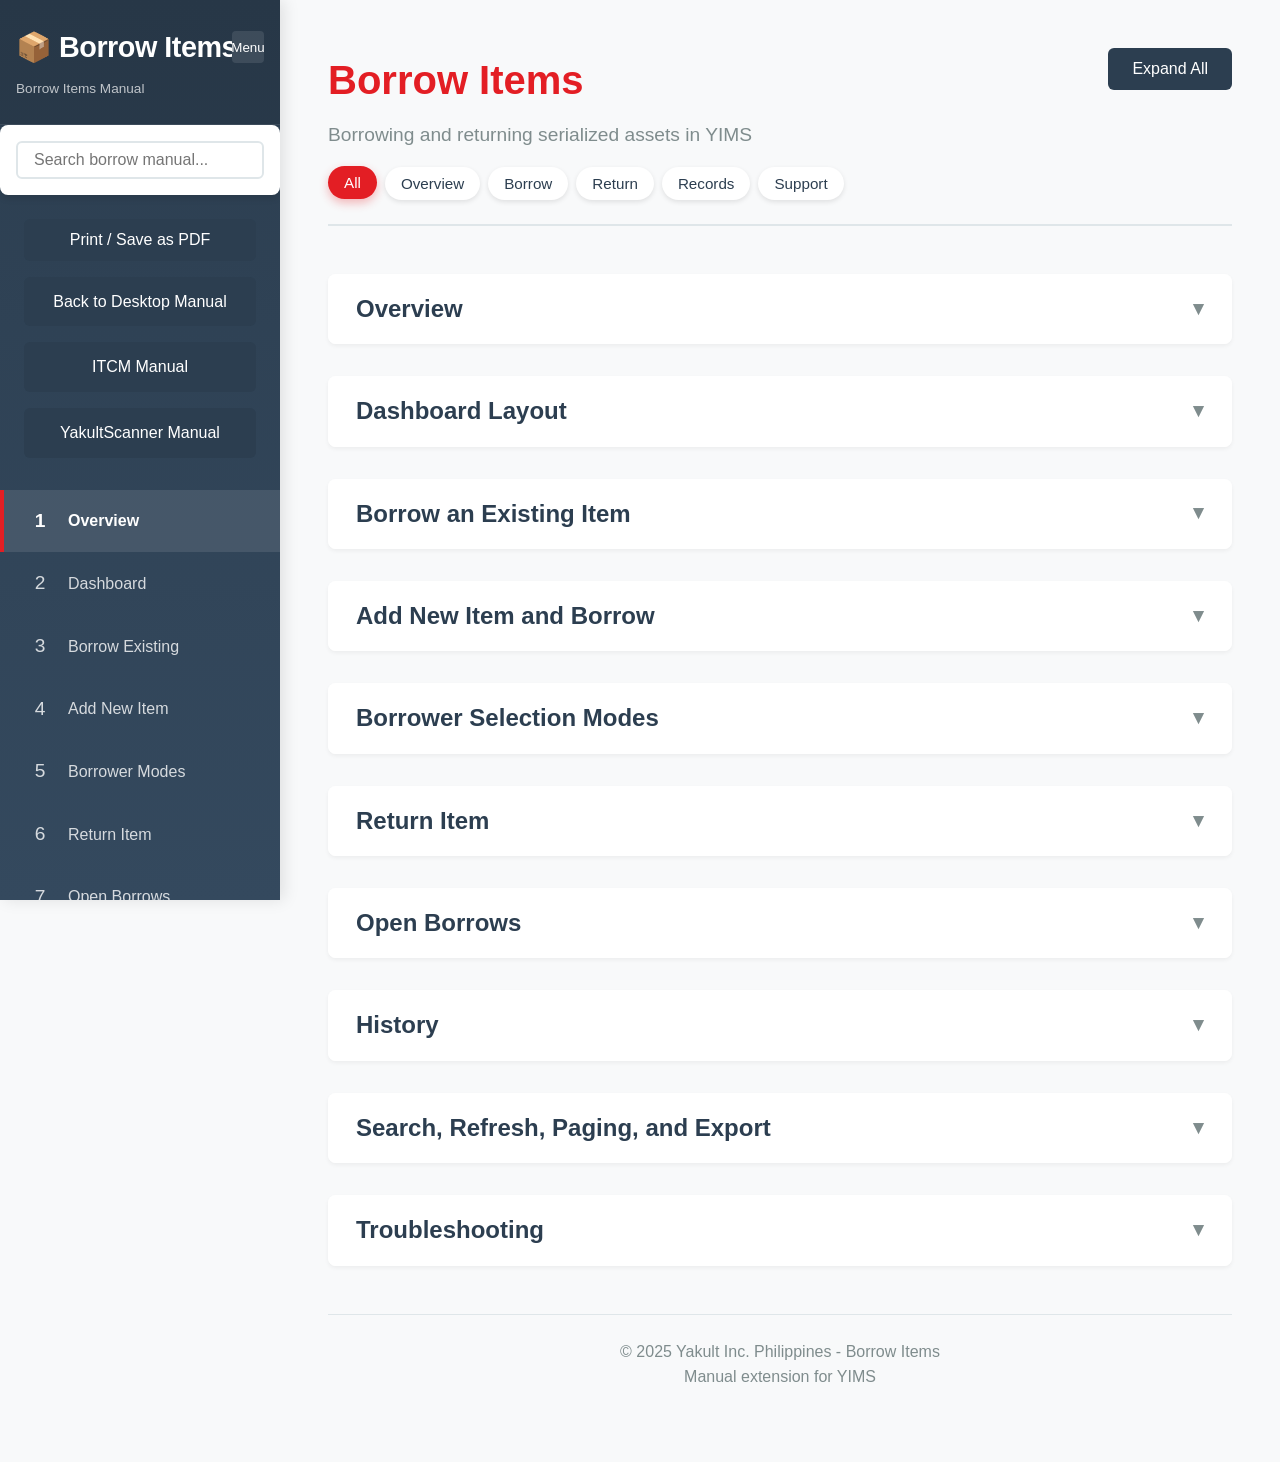
<file: borrow.html>
<!DOCTYPE html>
<html lang="en">

<head>
    <meta charset="UTF-8">
    <meta name="viewport" content="width=device-width, initial-scale=1.0">
    <title>Borrow Items - User Manual</title>
    <link rel="stylesheet" href="styles.css">
</head>

<body>
    <div class="container">
        <nav class="sidebar">
            <div class="logo">
                <div class="logo-header">
                    <h2>&#128230; Borrow Items</h2>
                    <button id="sidebar-toggle" class="toggle-btn" title="Toggle Sidebar">Menu</button>
                </div>
                <p class="logo-text">Borrow Items Manual</p>
            </div>

            <div class="search-box">
                <input type="text" id="search-input" placeholder="Search borrow manual...">
            </div>

            <div style="padding: 0 1.5rem; margin-bottom: 1rem;">
                <button onclick="window.print()" class="btn btn-secondary"
                    style="width: 100%; display: flex; align-items: center; justify-content: center; gap: 8px;">
                    <span>Print / Save as PDF</span>
                </button>
            </div>

            <div style="padding: 0 1.5rem; margin-bottom: 1rem;">
                <a href="index.html" class="btn btn-secondary"
                    style="width: 100%; display: inline-flex; align-items: center; justify-content: center; gap: 8px;">
                    <span>Back to Desktop Manual</span>
                </a>
            </div>

            <div style="padding: 0 1.5rem; margin-bottom: 1rem;">
                <a href="itcm.html" class="btn btn-secondary"
                    style="width: 100%; display: inline-flex; align-items: center; justify-content: center; gap: 8px;">
                    <span>ITCM Manual</span>
                </a>
            </div>

            <div style="padding: 0 1.5rem; margin-bottom: 1rem;">
                <a href="yakultscanner.html" class="btn btn-secondary"
                    style="width: 100%; display: inline-flex; align-items: center; justify-content: center; gap: 8px;">
                    <span>YakultScanner Manual</span>
                </a>
            </div>

            <ul class="nav-menu">
                <li><a href="#borrow-overview" class="nav-link active"><span class="icon">1</span><span class="text">Overview</span></a></li>
                <li><a href="#borrow-dashboard" class="nav-link"><span class="icon">2</span><span class="text">Dashboard</span></a></li>
                <li><a href="#borrow-existing" class="nav-link"><span class="icon">3</span><span class="text">Borrow Existing</span></a></li>
                <li><a href="#borrow-new" class="nav-link"><span class="icon">4</span><span class="text">Add New Item</span></a></li>
                <li><a href="#borrower-modes" class="nav-link"><span class="icon">5</span><span class="text">Borrower Modes</span></a></li>
                <li><a href="#return-item" class="nav-link"><span class="icon">6</span><span class="text">Return Item</span></a></li>
                <li><a href="#open-borrows" class="nav-link"><span class="icon">7</span><span class="text">Open Borrows</span></a></li>
                <li><a href="#borrow-history" class="nav-link"><span class="icon">8</span><span class="text">History</span></a></li>
                <li><a href="#borrow-tools" class="nav-link"><span class="icon">9</span><span class="text">Search and Export</span></a></li>
                <li><a href="#borrow-troubleshooting" class="nav-link"><span class="icon">10</span><span class="text">Troubleshooting</span></a></li>
            </ul>
        </nav>

        <main class="content">
            <div class="header">
                <div style="display: flex; justify-content: space-between; align-items: start; gap: 1rem; flex-wrap: wrap;">
                    <div>
                        <h1>Borrow Items</h1>
                        <p class="subtitle">Borrowing and returning serialized assets in YIMS</p>
                    </div>
                    <button id="global-toggle" class="btn btn-secondary">Expand All</button>
                </div>

                <div class="filter-bar" style="margin-top: 1rem; display: flex; gap: 0.5rem; flex-wrap: wrap;">
                    <button class="filter-btn active" data-filter="all">All</button>
                    <button class="filter-btn" data-filter="general">Overview</button>
                    <button class="filter-btn" data-filter="borrow">Borrow</button>
                    <button class="filter-btn" data-filter="return">Return</button>
                    <button class="filter-btn" data-filter="records">Records</button>
                    <button class="filter-btn" data-filter="support">Support</button>
                </div>
            </div>

            <section id="borrow-overview" class="section" data-category="general">
                <div class="section-header">
                    <h2>Overview</h2>
                    <i class="toggle-icon">▼</i>
                </div>
                <div class="section-content">
                    <div class="card">
                        <h3>What is Borrow Items?</h3>
                        <p>
                            <strong>Borrow Items</strong> is the YIMS desktop module used to log borrowed and returned
                            serialized assets. It records who borrowed the item, which department they belong to, who
                            encoded the transaction, and when the item was borrowed or returned.
                        </p>
                        <img src="borrow_images/borrow_dashboard.png" alt="Borrow Items dashboard">
                        <div class="feature-grid">
                            <div class="feature-card">
                                <h4>Borrow Logging</h4>
                                <p>Log borrowed items by serial number.</p>
                            </div>
                            <div class="feature-card">
                                <h4>Return Logging</h4>
                                <p>Close open borrow records when items are returned.</p>
                            </div>
                            <div class="feature-card">
                                <h4>Open Borrows</h4>
                                <p>Track items that are still out.</p>
                            </div>
                            <div class="feature-card">
                                <h4>History</h4>
                                <p>Review completed borrow and return activity.</p>
                            </div>
                        </div>
                    </div>
                </div>
            </section>

            <section id="borrow-dashboard" class="section" data-category="general">
                <div class="section-header">
                    <h2>Dashboard Layout</h2>
                    <i class="toggle-icon">▼</i>
                </div>
                <div class="section-content">
                    <div class="card">
                        <h3>Main Screen Areas</h3>
                        <ul>
                            <li><strong>Borrow Item panel:</strong> resolve a serial and log a new borrow</li>
                            <li><strong>Return Item panel:</strong> find an open borrow and return it</li>
                            <li><strong>Open Borrows tab:</strong> currently borrowed items</li>
                            <li><strong>History tab:</strong> previously returned items</li>
                            <li><strong>Top controls:</strong> search, refresh, paging, and export</li>
                        </ul>
                        <img src="borrow_images/borrow_dashboard.png" alt="Borrow dashboard layout">
                        <div class="tip">
                            <strong>Tip:</strong> This module is designed for fast scan-and-log workflows, so barcode scanners work well with the serial fields.
                        </div>
                    </div>
                </div>
            </section>

            <section id="borrow-existing" class="section" data-category="borrow">
                <div class="section-header">
                    <h2>Borrow an Existing Item</h2>
                    <i class="toggle-icon">▼</i>
                </div>
                <div class="section-content">
                    <div class="card">
                        <h3>Borrow a Listed Inventory Item</h3>
                        <ol>
                            <li>Go to the <strong>Borrow Item</strong> panel.</li>
                            <li>Scan or type the <strong>Serial Number</strong>.</li>
                            <li>Click <strong>Resolve</strong>.</li>
                            <li>Check the item name and description shown by the system.</li>
                            <li>Select the <strong>Company</strong>, <strong>Department</strong>, and employee.</li>
                            <li>Click <strong>Borrow</strong>.</li>
                            <li>Confirm the borrow details.</li>
                        </ol>

                        <div class="image-grid">
                            <figure>
                                <img src="borrow_images/borrow_item_section.png" alt="Borrow item section">
                                <figcaption>Borrow Item section</figcaption>
                            </figure>
                            <figure>
                                <img src="borrow_images/item_borrow_Listed_Inventory.png" alt="Borrow listed inventory item">
                                <figcaption>Borrowing a listed inventory item</figcaption>
                            </figure>
                        </div>

                        <div class="warning">
                            <strong>Important:</strong> If the item already has an open borrow record, the system should block another active borrow for the same item.
                        </div>
                    </div>
                </div>
            </section>

            <section id="borrow-new" class="section" data-category="borrow">
                <div class="section-header">
                    <h2>Add New Item and Borrow</h2>
                    <i class="toggle-icon">▼</i>
                </div>
                <div class="section-content">
                    <div class="card">
                        <h3>Borrow an Item Not Yet in Inventory</h3>
                        <p>
                            If the serial number is not found, the module can guide the user to create the item first,
                            then continue with the borrow process.
                        </p>
                        <ol>
                            <li>Enter a serial number that does not yet exist in inventory.</li>
                            <li>Choose to add the item, or click <strong>Add New</strong>.</li>
                            <li>Fill in the item details.</li>
                            <li>Save the item.</li>
                            <li>Select the borrower and finish the borrow transaction.</li>
                        </ol>
                        <img src="borrow_images/item_borrow_Listed_not_Inventory.png" alt="Add new item and borrow">
                        <div class="info">
                            <strong>Note:</strong> This flow is useful for external, newly received, or not-yet-registered assets that must be borrowed immediately.
                        </div>
                    </div>
                </div>
            </section>

            <section id="borrower-modes" class="section" data-category="borrow">
                <div class="section-header">
                    <h2>Borrower Selection Modes</h2>
                    <i class="toggle-icon">▼</i>
                </div>
                <div class="section-content">
                    <div class="card">
                        <h3>Listed Employee vs Not Listed</h3>
                        <ul>
                            <li><strong>Listed employee:</strong> choose an existing employee from the dropdowns</li>
                            <li><strong>Not listed:</strong> create a new employee and return to the borrow screen</li>
                        </ul>

                        <div class="image-grid">
                            <figure>
                                <img src="borrow_images/borrowed_by_listem_employee.png" alt="Listed employee mode">
                                <figcaption>Listed employee mode</figcaption>
                            </figure>
                            <figure>
                                <img src="borrow_images/borrowed_by_not_listem_employee.png" alt="Not listed employee mode">
                                <figcaption>Not listed employee mode</figcaption>
                            </figure>
                        </div>

                        <div class="warning">
                            <strong>Note:</strong> The employee should have a valid department assignment before the borrow is logged.
                        </div>
                    </div>
                </div>
            </section>

            <section id="return-item" class="section" data-category="return">
                <div class="section-header">
                    <h2>Return Item</h2>
                    <i class="toggle-icon">▼</i>
                </div>
                <div class="section-content">
                    <div class="card">
                        <h3>How to Return a Borrowed Item</h3>
                        <ol>
                            <li>Go to the <strong>Return Item</strong> panel.</li>
                            <li>Scan or type the serial number.</li>
                            <li>Click <strong>Find Open</strong>.</li>
                            <li>Review the open borrow information shown by the system.</li>
                            <li>Select the employee returning the item.</li>
                            <li>Click <strong>Return</strong>.</li>
                            <li>Confirm the return details.</li>
                        </ol>
                        <img src="borrow_images/return_item_section.png" alt="Return item section">
                        <div class="tip">
                            <strong>Tip:</strong> You can also select a row from the Open Borrows table and use <strong>Return Selected</strong>.
                        </div>
                    </div>
                </div>
            </section>

            <section id="open-borrows" class="section" data-category="records">
                <div class="section-header">
                    <h2>Open Borrows</h2>
                    <i class="toggle-icon">▼</i>
                </div>
                <div class="section-content">
                    <div class="card">
                        <h3>Current Borrowed Items</h3>
                        <p>The <strong>Open Borrows</strong> tab lists all items that are still out and not yet returned.</p>
                        <ul>
                            <li><strong>Serial Number:</strong> item serial</li>
                            <li><strong>Item Description:</strong> item name, model, and details</li>
                            <li><strong>Borrowed By:</strong> employee who borrowed the item</li>
                            <li><strong>Department:</strong> linked department</li>
                            <li><strong>Elapsed:</strong> current borrow duration</li>
                            <li><strong>Encoded By:</strong> user who logged the borrow</li>
                            <li><strong>Borrowed:</strong> borrow date and time</li>
                        </ul>
                        <img src="borrow_images/borrow_table_list.png" alt="Open borrows table">
                    </div>
                </div>
            </section>

            <section id="borrow-history" class="section" data-category="records">
                <div class="section-header">
                    <h2>History</h2>
                    <i class="toggle-icon">▼</i>
                </div>
                <div class="section-content">
                    <div class="card">
                        <h3>Completed Borrow Transactions</h3>
                        <p>
                            Once an item is returned, its record moves into the <strong>History</strong> tab.
                            This gives you a record of completed borrow and return activity.
                        </p>
                        <ul>
                            <li>Borrowed date/time</li>
                            <li>Returned date/time</li>
                            <li>Borrowed by employee</li>
                            <li>Returned by employee</li>
                            <li>Encoded by user</li>
                        </ul>
                        <img src="borrow_images/borrow_history_table.png" alt="Borrow history table">
                    </div>
                </div>
            </section>

            <section id="borrow-tools" class="section" data-category="records">
                <div class="section-header">
                    <h2>Search, Refresh, Paging, and Export</h2>
                    <i class="toggle-icon">▼</i>
                </div>
                <div class="section-content">
                    <div class="card">
                        <h3>Working with Records</h3>
                        <ul>
                            <li><strong>Search:</strong> filter visible records</li>
                            <li><strong>Refresh:</strong> reload the latest data</li>
                            <li><strong>Prev / Next:</strong> move through pages</li>
                            <li><strong>Export CSV:</strong> export the current tab for reporting</li>
                        </ul>
                        <img src="borrow_images/borrow_dashboard.png" alt="Borrow dashboard controls">
                        <div class="info">
                            <strong>Note:</strong> Export applies to the currently visible list, either Open Borrows or History.
                        </div>
                    </div>
                </div>
            </section>

            <section id="borrow-troubleshooting" class="section" data-category="support">
                <div class="section-header">
                    <h2>Troubleshooting</h2>
                    <i class="toggle-icon">▼</i>
                </div>
                <div class="section-content">
                    <div class="card">
                        <h3>Common Issues</h3>
                        <ul>
                            <li><strong>Item not found:</strong> the serial number does not exist in inventory yet</li>
                            <li><strong>Item is already borrowed:</strong> the item already has an open borrow record</li>
                            <li><strong>No open borrow found:</strong> there is no active borrow record for that serial</li>
                            <li><strong>Borrow schema missing:</strong> the borrow database objects are not installed</li>
                            <li><strong>Employee has no department assigned:</strong> complete the employee profile first</li>
                        </ul>
                        <div class="warning">
                            <strong>Important:</strong> If the screen opens but borrows and returns cannot be logged, verify that the Borrow Items database schema has been installed correctly.
                        </div>
                    </div>
                </div>
            </section>

            <footer class="footer">
                <p>&copy; 2025 Yakult Inc. Philippines - Borrow Items</p>
                <p>Manual extension for YIMS</p>
            </footer>
        </main>
    </div>

    <script src="script.js"></script>
</body>

</html>
</file>
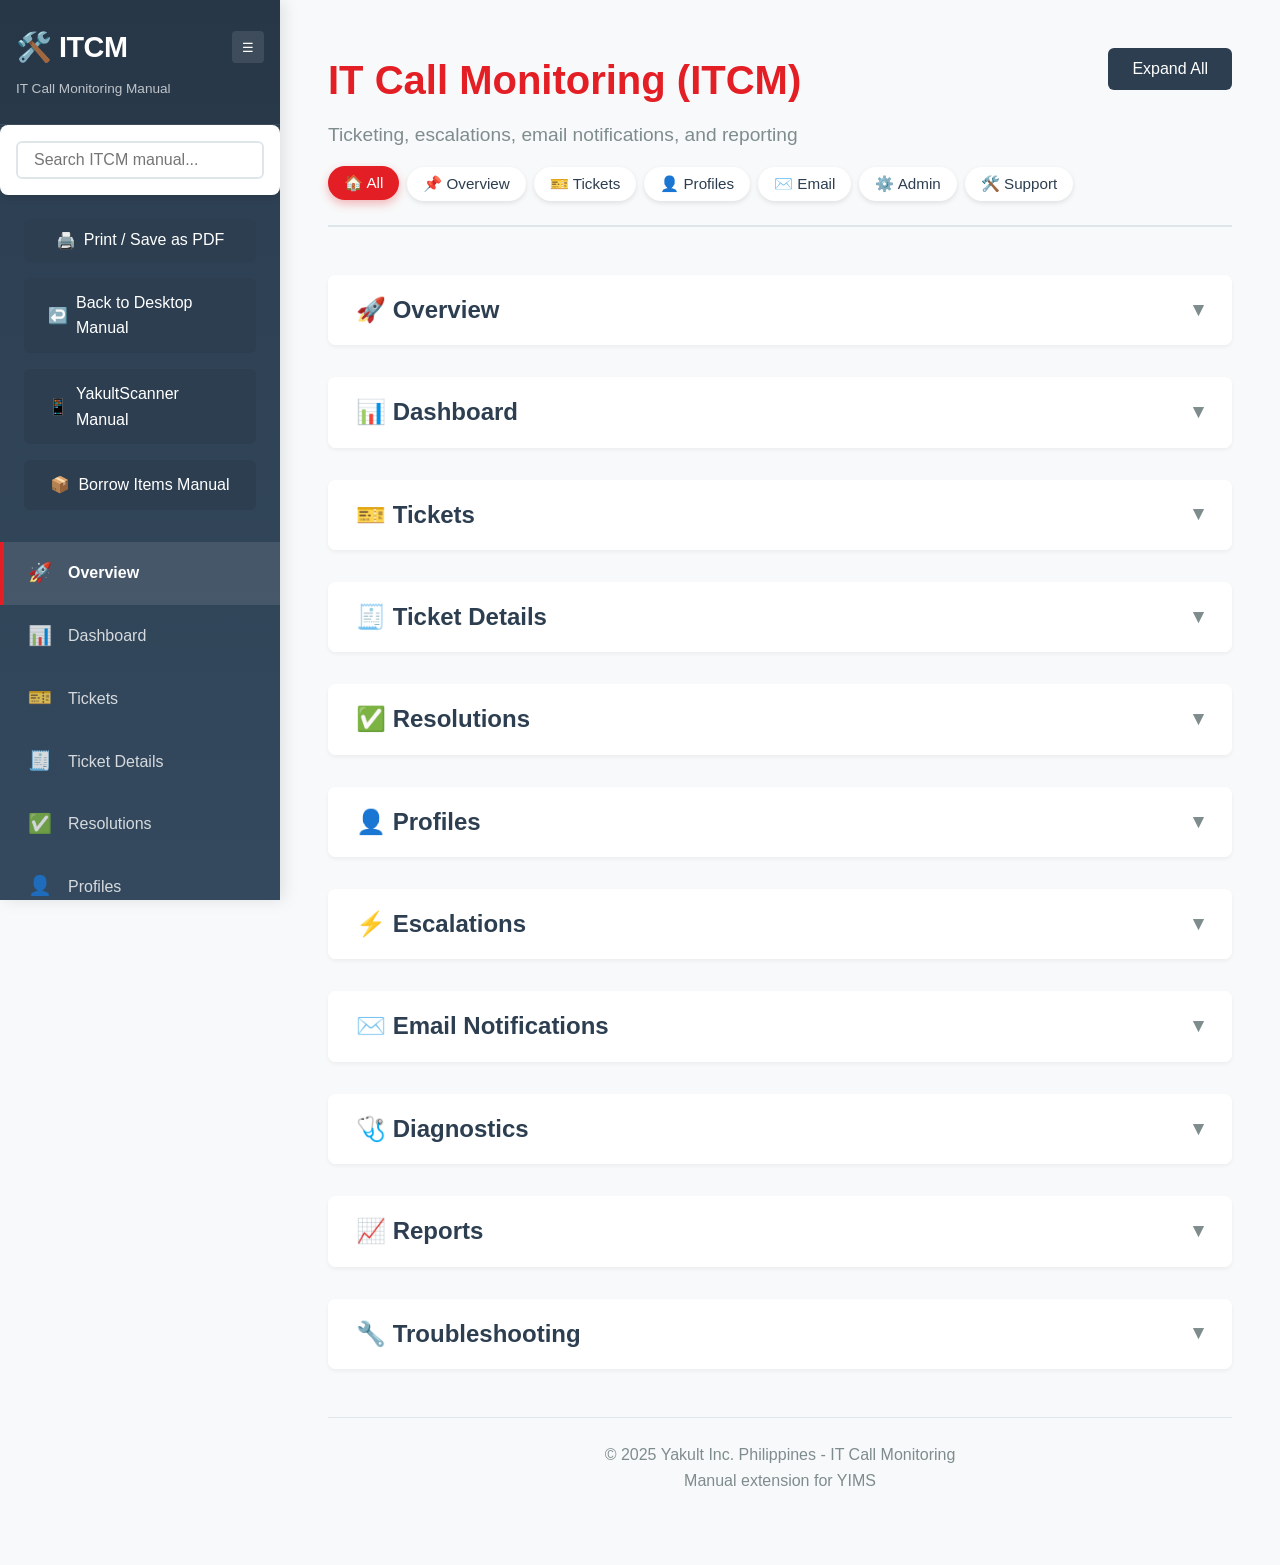
<file: itcm.html>
<!DOCTYPE html>
<html lang="en">

<head>
    <meta charset="UTF-8">
    <meta name="viewport" content="width=device-width, initial-scale=1.0">
    <title>IT Call Monitoring (ITCM) - User Manual</title>
    <link rel="stylesheet" href="styles.css">
</head>

<body>
    <div class="container">
        <!-- Sidebar Navigation -->
        <nav class="sidebar">
            <div class="logo">
                <div class="logo-header">
                    <h2>🛠️ ITCM</h2>
                    <button id="sidebar-toggle" class="toggle-btn" title="Toggle Sidebar">☰</button>
                </div>
                <p class="logo-text">IT Call Monitoring Manual</p>
            </div>

            <!-- Search Box -->
            <div class="search-box">
                <input type="text" id="search-input" placeholder="Search ITCM manual...">
            </div>

            <!-- PDF Export Utility -->
            <div style="padding: 0 1.5rem; margin-bottom: 1rem;">
                <button onclick="window.print()" class="btn btn-secondary"
                    style="width: 100%; display: flex; align-items: center; justify-content: center; gap: 8px;">
                    <span>🖨️</span> <span class="text">Print / Save as PDF</span>
                </button>
            </div>

            <div style="padding: 0 1.5rem; margin-bottom: 1rem;">
                <a href="index.html" class="btn btn-secondary"
                    style="width: 100%; display: inline-flex; align-items: center; justify-content: center; gap: 8px;">
                    <span>↩️</span> <span class="text">Back to Desktop Manual</span>
                </a>
            </div>

            <div style="padding: 0 1.5rem; margin-bottom: 1rem;">
                <a href="yakultscanner.html" class="btn btn-secondary"
                    style="width: 100%; display: inline-flex; align-items: center; justify-content: center; gap: 8px;">
                    <span>📱</span> <span class="text">YakultScanner Manual</span>
                </a>
            </div>

            <div style="padding: 0 1.5rem; margin-bottom: 1rem;">
                <a href="borrow.html" class="btn btn-secondary"
                    style="width: 100%; display: inline-flex; align-items: center; justify-content: center; gap: 8px;">
                    <span>&#128230;</span> <span class="text">Borrow Items Manual</span>
                </a>
            </div>

            <ul class="nav-menu">
                <li><a href="#itcm-overview" class="nav-link active"><span class="icon">🚀</span> <span
                            class="text">Overview</span></a></li>
                <li><a href="#itcm-dashboard" class="nav-link"><span class="icon">📊</span> <span
                            class="text">Dashboard</span></a></li>
                <li><a href="#itcm-tickets" class="nav-link"><span class="icon">🎫</span> <span class="text">Tickets</span></a>
                </li>
                <li><a href="#itcm-details" class="nav-link"><span class="icon">🧾</span> <span class="text">Ticket
                            Details</span></a></li>
                <li><a href="#itcm-resolutions" class="nav-link"><span class="icon">✅</span> <span
                            class="text">Resolutions</span></a></li>
                <li><a href="#itcm-profiles" class="nav-link"><span class="icon">👤</span> <span
                            class="text">Profiles</span></a></li>
                <li><a href="#itcm-escalations" class="nav-link"><span class="icon">⚡</span> <span
                            class="text">Escalations</span></a></li>
                <li><a href="#itcm-email" class="nav-link"><span class="icon">✉️</span> <span class="text">Email
                            Notifications</span></a></li>
                <li><a href="#itcm-diagnostics" class="nav-link"><span class="icon">🩺</span> <span
                            class="text">Diagnostics</span></a></li>
                <li><a href="#itcm-reports" class="nav-link"><span class="icon">📈</span> <span
                            class="text">Reports</span></a></li>
                <li><a href="#itcm-troubleshooting" class="nav-link"><span class="icon">🔧</span> <span
                            class="text">Troubleshooting</span></a></li>
            </ul>
        </nav>

        <!-- Main Content -->
        <main class="content">
            <div class="header">
                <div style="display: flex; justify-content: space-between; align-items: start; gap: 1rem; flex-wrap: wrap;">
                    <div>
                        <h1>IT Call Monitoring (ITCM)</h1>
                        <p class="subtitle">Ticketing, escalations, email notifications, and reporting</p>
                    </div>
                    <button id="global-toggle" class="btn btn-secondary">Expand All</button>
                </div>

                <div class="filter-bar" style="margin-top: 1rem; display: flex; gap: 0.5rem; flex-wrap: wrap;">
                    <button class="filter-btn active" data-filter="all">🏠 All</button>
                    <button class="filter-btn" data-filter="general">📌 Overview</button>
                    <button class="filter-btn" data-filter="tickets">🎫 Tickets</button>
                    <button class="filter-btn" data-filter="profiles">👤 Profiles</button>
                    <button class="filter-btn" data-filter="email">✉️ Email</button>
                    <button class="filter-btn" data-filter="admin">⚙️ Admin</button>
                    <button class="filter-btn" data-filter="support">🛠️ Support</button>
                </div>
            </div>

            <section id="itcm-overview" class="section" data-category="general">
                <div class="section-header">
                    <h2>🚀 Overview</h2>
                    <i class="toggle-icon">▼</i>
                </div>
                <div class="section-content">
                    <div class="card">
                        <h3>What is IT Call Monitoring?</h3>
                        <p>
                            IT Call Monitoring (ITCM) is the built-in helpdesk/ticketing module in YIMS. It records IT calls,
                            assigns tickets, tracks status and idle time, and provides history for auditing and reporting.
                        </p>
                        <img src="ITCM-IMAGES/dashboard.png" alt="IT Call Monitoring Dashboard">

                        <div class="feature-grid">
                            <div class="feature-card">
                                <h4>Tickets</h4>
                                <p>Create and manage tickets from Pending to Solved.</p>
                            </div>
                            <div class="feature-card">
                                <h4>Assignments</h4>
                                <p>Assign tickets to IT employees for ownership and tracking.</p>
                            </div>
                            <div class="feature-card">
                                <h4>Escalation</h4>
                                <p>Highlight and escalate idle tickets so nothing is missed.</p>
                            </div>
                            <div class="feature-card">
                                <h4>Email</h4>
                                <p>Notify stakeholders on new tickets, updates, reminders, and escalations.</p>
                            </div>
                        </div>

                        <div class="tip">
                            <strong>Tip:</strong> If a technician shows “(no account)” in the app, create a linked user
                            account in <strong>Account Management</strong> so they can be assigned and tracked properly.
                        </div>
                    </div>
                </div>
            </section>

            <section id="itcm-dashboard" class="section" data-category="general">
                <div class="section-header">
                    <h2>📊 Dashboard</h2>
                    <i class="toggle-icon">▼</i>
                </div>
                <div class="section-content">
                    <div class="card">
                        <h3>Key Metrics</h3>
                        <p>The Dashboard provides a quick view of workload and problem areas.</p>
                        <ul>
                            <li><strong>Open / Pending / In Progress / Escalated:</strong> workload counters</li>
                            <li><strong>Avg resolution:</strong> average completion time (by selected period)</li>
                            <li><strong>Requires attention:</strong> items that need follow-up</li>
                        </ul>
                        <img src="ITCM-IMAGES/dashboard.png" alt="Dashboard Metrics">
                    </div>
                </div>
            </section>

            <section id="itcm-tickets" class="section" data-category="tickets">
                <div class="section-header">
                    <h2>🎫 Tickets</h2>
                    <i class="toggle-icon">▼</i>
                </div>
                <div class="section-content">
                    <div class="card">
                        <h3>Create New Ticket</h3>
                        <img src="ITCM-IMAGES/new-ticket.png" alt="New Ticket Form">
                        <ol>
                            <li>Select <strong>Company</strong>, <strong>Department</strong>, and optional <strong>Branch</strong>.</li>
                            <li>Enter <strong>Caller Name</strong> and describe the <strong>Technical Problem</strong>.</li>
                            <li>(Optional) Add <strong>Initial Troubleshooting / Notes</strong>.</li>
                            <li>Click <strong>Create Ticket</strong>.</li>
                        </ol>
                    </div>

                    <div class="card">
                        <h3>Ticket List & Filters</h3>
                        <p>Use filters and status tabs to find the tickets you need to work on.</p>
                        <div class="image-grid">
                            <figure>
                                <img src="ITCM-IMAGES/pending-tickets.png" alt="Pending tickets list">
                                <figcaption>Pending tickets list with filters (Search, Company/Branch, Status, Quick tabs)</figcaption>
                            </figure>
                            <figure>
                                <img src="ITCM-IMAGES/ticket-list-page.png" alt="Ticket list page">
                                <figcaption>Ticket Management layout (New Ticket + Ticket List panels)</figcaption>
                            </figure>
                        </div>

                        <div class="tip">
                            <strong>Tip:</strong> Start with <strong>Unassigned</strong> to quickly claim tickets that
                            have no owner.
                        </div>
                    </div>

                    <div class="card">
                        <h3>Pending Case Details</h3>
                        <p>Open a ticket row to see case details and take action.</p>
                        <img src="ITCM-IMAGES/pending-case-details.png" alt="Pending case details">
                    </div>
                </div>
            </section>

            <section id="itcm-details" class="section" data-category="tickets">
                <div class="section-header">
                    <h2>🧾 Ticket Details</h2>
                    <i class="toggle-icon">▼</i>
                </div>
                <div class="section-content">
                    <div class="card">
                        <h3>Notes & History</h3>
                        <p>Ticket Details shows the issue summary, assignee, and full audit trail.</p>
                        <img src="ITCM-IMAGES/ticket-details.png" alt="Ticket Details dialog">
                        <ul>
                            <li><strong>Notes:</strong> log updates and troubleshooting steps</li>
                            <li><strong>History:</strong> tracks important changes (status/assignment/escalation)</li>
                        </ul>
                    </div>

                    <div class="card">
                        <h3>Recently Solved Ticket</h3>
                        <p>Use recently solved records for follow-up or reporting.</p>
                        <img src="ITCM-IMAGES/recently-solved-ticket.png" alt="Recently solved ticket">
                    </div>
                </div>
            </section>

            <section id="itcm-resolutions" class="section" data-category="tickets">
                <div class="section-header">
                    <h2>✅ Resolutions</h2>
                    <i class="toggle-icon">▼</i>
                </div>
                <div class="section-content">
                    <div class="card">
                        <h3>Service vs Replacement</h3>
                        <p>When resolving a ticket, record the correct outcome for reporting and inventory accuracy.</p>
                        <div class="image-grid">
                            <figure>
                                <img src="ITCM-IMAGES/mark-as-resolutions-service.png" alt="Service resolution">
                                <figcaption>Service Only (no parts used)</figcaption>
                            </figure>
                            <figure>
                                <img src="ITCM-IMAGES/mark-as-resolutions-replacements.png" alt="Replacement resolution">
                                <figcaption>Replacement (parts used / item swap)</figcaption>
                            </figure>
                        </div>
                        <div class="warning">
                            <strong>Important:</strong> Choose the correct inventory action (return to stock / for repair /
                            out of stock) so records remain consistent.
                        </div>
                    </div>
                </div>
            </section>

            <section id="itcm-profiles" class="section" data-category="profiles">
                <div class="section-header">
                    <h2>👤 Profiles</h2>
                    <i class="toggle-icon">▼</i>
                </div>
                <div class="section-content">
                    <div class="card">
                        <h3>Employee Profiles</h3>
                        <p>Profiles show workload and performance metrics per technician.</p>
                        <div class="image-grid">
                            <figure>
                                <img src="ITCM-IMAGES/profile-section-page.png" alt="Profiles page">
                                <figcaption>Profiles page (filters + workload + ticket profile panel)</figcaption>
                            </figure>
                            <figure>
                                <img src="ITCM-IMAGES/employee-profile.png" alt="Employee profile details">
                                <figcaption>Employee Profile details (stats + recent activity)</figcaption>
                            </figure>
                        </div>
                    </div>
                </div>
            </section>

            <section id="itcm-escalations" class="section" data-category="admin">
                <div class="section-header">
                    <h2>⚡ Escalations</h2>
                    <i class="toggle-icon">▼</i>
                </div>
                <div class="section-content">
                    <div class="card">
                        <h3>How escalation works</h3>
                        <ul>
                            <li>Tickets become escalated when they are idle beyond the configured threshold.</li>
                            <li>Escalated tickets can be assigned to a supervisor/manager for follow-up.</li>
                            <li>Email escalation can notify escalation recipients (optional).</li>
                        </ul>
                    </div>

                    <div class="card">
                        <h3>Auto-Escalation Assignee</h3>
                        <p>Admin/Developer can configure who receives escalated assignments.</p>
                        <img src="ITCM-IMAGES/auto-escalation-assignee.png" alt="Auto escalation assignee dialog">
                        <div class="info">
                            <strong>Note:</strong> Some deployments support a Supervisor + Manager stage (optional).
                        </div>
                    </div>
                </div>
            </section>

            <section id="itcm-email" class="section" data-category="email">
                <div class="section-header">
                    <h2>✉️ Email Notifications</h2>
                    <i class="toggle-icon">▼</i>
                </div>
                <div class="section-content">
                    <div class="card">
                        <h3>Setup & Rules</h3>
                        <p>Configure SMTP and notification rules to send ticket updates.</p>
                        <img src="ITCM-IMAGES/email-setup.png" alt="Email setup">
                        <ul>
                            <li>SMTP Server / Port / SSL</li>
                            <li>Credentials and From Name/Email</li>
                            <li>Enable rules: New Ticket, Status Change, Escalation, Reminder</li>
                        </ul>
                    </div>

                    <div class="card">
                        <h3>Templates</h3>
                        <p>Templates control the email subject/body and support placeholders.</p>
                        <img src="ITCM-IMAGES/email-template.png" alt="Email templates">
                    </div>

                    <div class="card">
                        <h3>Branch/Department SMTP + Recipients (Optional)</h3>
                        <p>Set different SMTP senders or recipient overrides by Branch/Department.</p>
                        <div class="image-grid">
                            <figure>
                                <img src="ITCM-IMAGES/email-dept-branch.png" alt="Dept/Branch recipients">
                                <figcaption>Department + Branch recipient overrides</figcaption>
                            </figure>
                            <figure>
                                <img src="ITCM-IMAGES/email-branch-dept-smtpconfig.png" alt="Branch/Dept SMTP config">
                                <figcaption>Branch/Department SMTP profiles & configuration</figcaption>
                            </figure>
                        </div>
                    </div>

                    <div class="card">
                        <h3>Email Logs</h3>
                        <p>Email Log records sent/failed/skipped notifications for auditing.</p>
                        <img src="ITCM-IMAGES/email-logs.png" alt="Email logs">
                    </div>
                </div>
            </section>

            <section id="itcm-diagnostics" class="section" data-category="support">
                <div class="section-header">
                    <h2>🩺 Diagnostics</h2>
                    <i class="toggle-icon">▼</i>
                </div>
                <div class="section-content">
                    <div class="card">
                        <h3>Health & Logs</h3>
                        <p>Use Diagnostics to confirm schema health and background job/email status.</p>
                        <img src="ITCM-IMAGES/diagnostics-logs.png" alt="Diagnostics screen">
                        <ul>
                            <li>Schema checks for required objects</li>
                            <li>Email/background job status and last run</li>
                            <li>Quick actions: Open Logs / Run SMTP Test / Refresh</li>
                        </ul>
                    </div>
                </div>
            </section>

            <section id="itcm-reports" class="section" data-category="admin">
                <div class="section-header">
                    <h2>📈 Reports</h2>
                    <i class="toggle-icon">▼</i>
                </div>
                <div class="section-content">
                    <div class="card">
                        <h3>Exporting and analysis</h3>
                        <p>Reports can be filtered and exported for management updates and tracking.</p>
                        <img src="ITCM-IMAGES/reports-page.png" alt="Reports page">
                    </div>
                </div>
            </section>

            <section id="itcm-troubleshooting" class="section" data-category="support">
                <div class="section-header">
                    <h2>🔧 Troubleshooting</h2>
                    <i class="toggle-icon">▼</i>
                </div>
                <div class="section-content">
                    <div class="card">
                        <h3>Common issues</h3>
                        <ul>
                            <li><strong>Emails not sending:</strong> check SMTP settings, templates, and Email Logs.</li>
                            <li><strong>No tickets shown:</strong> verify filters and that ITCM schema is installed.</li>
                            <li><strong>Escalation not happening:</strong> check escalation settings and background job/lock status.</li>
                        </ul>
                    </div>
                </div>
            </section>

            <footer class="footer">
                <p>&copy; 2025 Yakult Inc. Philippines - IT Call Monitoring</p>
                <p>Manual extension for YIMS</p>
            </footer>
        </main>
    </div>

    <script src="script.js"></script>
</body>

</html>
</file>
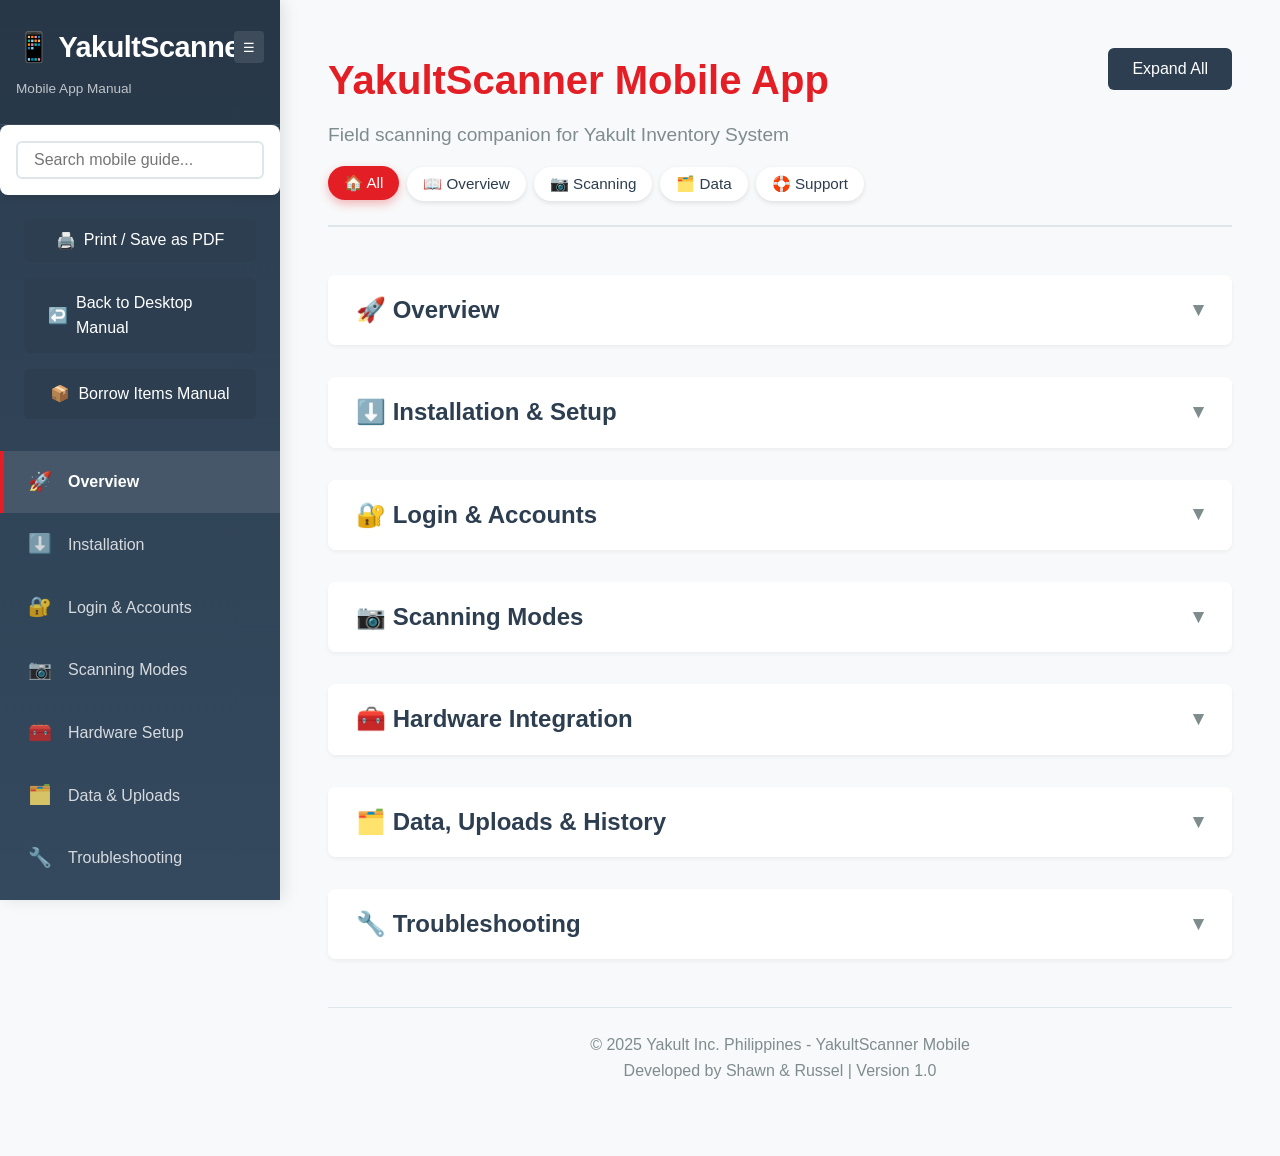
<file: yakultscanner.html>
<!DOCTYPE html>
<html lang="en">

<head>
    <meta charset="UTF-8">
    <meta name="viewport" content="width=device-width, initial-scale=1.0">
    <title>YakultScanner Mobile App - User Manual</title>
    <link rel="stylesheet" href="styles.css">
</head>

<body>
    <div class="container">
        <!-- Sidebar Navigation -->
        <nav class="sidebar">
            <div class="logo">
                <div class="logo-header">
                    <h2>📱 YakultScanner</h2>
                    <button id="sidebar-toggle" class="toggle-btn" title="Toggle Sidebar">☰</button>
                </div>
                <p class="logo-text">Mobile App Manual</p>
            </div>

            <!-- Search Box -->
            <div class="search-box">
                <input type="text" id="search-input" placeholder="Search mobile guide...">
            </div>

            <!-- PDF Export Utility -->
            <div style="padding: 0 1.5rem; margin-bottom: 1rem;">
                <button onclick="window.print()" class="btn btn-secondary"
                    style="width: 100%; display: flex; align-items: center; justify-content: center; gap: 8px;">
                    <span>🖨️</span> <span class="text">Print / Save as PDF</span>
                </button>
            </div>

            <div style="padding: 0 1.5rem; margin-bottom: 1rem;">
                <a href="index.html" class="btn btn-secondary"
                    style="width: 100%; display: inline-flex; align-items: center; justify-content: center; gap: 8px;">
                    <span>↩️</span> <span class="text">Back to Desktop Manual</span>
                </a>
            </div>

            <div style="padding: 0 1.5rem; margin-bottom: 1rem;">
                <a href="borrow.html" class="btn btn-secondary"
                    style="width: 100%; display: inline-flex; align-items: center; justify-content: center; gap: 8px;">
                    <span>&#128230;</span> <span class="text">Borrow Items Manual</span>
                </a>
            </div>

            <ul class="nav-menu">
                <li><a href="#mobile-overview" class="nav-link active"><span class="icon">🚀</span> <span
                            class="text">Overview</span></a></li>
                <li><a href="#installation" class="nav-link"><span class="icon">⬇️</span> <span
                            class="text">Installation</span></a></li>
                <li><a href="#auth" class="nav-link"><span class="icon">🔐</span> <span class="text">Login &
                            Accounts</span></a></li>
                <li><a href="#scanning" class="nav-link"><span class="icon">📷</span> <span class="text">Scanning
                            Modes</span></a></li>
                <li><a href="#hardware" class="nav-link"><span class="icon">🧰</span> <span class="text">Hardware
                            Setup</span></a></li>
                <li><a href="#data" class="nav-link"><span class="icon">🗂️</span> <span class="text">Data &
                            Uploads</span></a></li>
                <li><a href="#support" class="nav-link"><span class="icon">🔧</span> <span
                            class="text">Troubleshooting</span></a></li>
            </ul>
        </nav>

        <!-- Main Content -->
        <main class="content">
            <div class="header">
                <div
                    style="display: flex; justify-content: space-between; align-items: start; gap: 1rem; flex-wrap: wrap;">
                    <div>
                        <h1>YakultScanner Mobile App</h1>
                        <p class="subtitle">Field scanning companion for Yakult Inventory System</p>
                    </div>
                    <button id="global-toggle" class="btn btn-secondary">Expand All</button>
                </div>

                <div class="filter-bar" style="margin-top: 1rem; display: flex; gap: 0.5rem; flex-wrap: wrap;">
                    <button class="filter-btn active" data-filter="all">🏠 All</button>
                    <button class="filter-btn" data-filter="general">📖 Overview</button>
                    <button class="filter-btn" data-filter="scan">📷 Scanning</button>
                    <button class="filter-btn" data-filter="data">🗂️ Data</button>
                    <button class="filter-btn" data-filter="support">🛟 Support</button>
                </div>
            </div>

            <section id="mobile-overview" class="section" data-category="general">
                <div class="section-header">
                    <h2>🚀 Overview</h2>
                    <i class="toggle-icon">▼</i>
                </div>
                <div class="section-content">
                    <div class="card">
                        <h3>What is YakultScanner?</h3>
                        <p>YakultScanner is the mobile companion app for the Yakult Inventory Management System. It lets
                            field teams capture serials and dispatch updates directly from their devices.</p>
                        <ul>
                            <li>Fast barcode/QR capture with CameraX + ML Kit</li>
                            <li>Offline-friendly flows with queued uploads</li>
                            <li>Dispatch validation and history visibility</li>
                        </ul>
                        <div class="image-grid">
                            <figure><img src="images-mobile/home_screen.png" alt="Home screen">
                                <figcaption>Home screen</figcaption>
                            </figure>
                            <figure><img src="images-mobile/yakult_scanner_homescreen.png" alt="YakultScanner home">
                                <figcaption>YakultScanner home</figcaption>
                            </figure>
                        </div>
                    </div>
                    <div class="card">
                        <h3>Requirements</h3>
                        <ul>
                            <li>Android 7.0 (API 24) or later</li>
                            <li>Camera permission for scanning</li>
                            <li>Storage permission for gallery imports (legacy devices)</li>
                            <li>Network access to Yakult API (uses cleartext traffic per manifest)</li>
                        </ul>
                    </div>
                </div>
            </section>

            <section id="installation" class="section" data-category="general">
                <div class="section-header">
                    <h2>⬇️ Installation & Setup</h2>
                    <i class="toggle-icon">▼</i>
                </div>
                <div class="section-content">
                    <div class="card">
                        <h3>Install the App</h3>
                        <ol>
                            <li>Obtain the YakultScanner APK from IT or approved store.</li>
                            <li>Enable "Install unknown apps" if sideloading.</li>
                            <li>Open the APK and complete installation.</li>
                            <li>Launch the app and grant camera/storage permissions.</li>
                        </ol>
                    </div>
                    <div class="card">
                        <h3>Environment Configuration</h3>
                        <p>The app reads its API base URL from the packaged config. If you need to switch environments
                            (e.g., staging vs. production), request an updated build from IT.</p>
                        <ul>
                            <li><strong>API base URL:</strong> bundled in build; no in-app switch.</li>
                            <li><strong>Auth domain:</strong> matches Yakult IMS backend.</li>
                            <li><strong>Certificates:</strong> uses cleartext traffic per manifest; ensure network
                                allows it.</li>
                        </ul>
                    </div>
                </div>
            </section>

            <section id="auth" class="section" data-category="general">
                <div class="section-header">
                    <h2>🔐 Login & Accounts</h2>
                    <i class="toggle-icon">▼</i>
                </div>
                <div class="section-content">
                    <div class="card">
                        <h3>Login</h3>
                        <ul>
                            <li>Enter your Yakult IMS credentials.</li>
                            <li>Session is persisted locally; logout to switch users.</li>
                            <li>Connectivity issues will prompt a retry or offline note.</li>
                            <li>On first login, camera permission will be requested to enable scanning.</li>
                        </ul>
                        <div class="image-grid">
                            <figure><img src="images-mobile/login_screen.png" alt="Login screen">
                                <figcaption>Login</figcaption>
                            </figure>
                        </div>
                    </div>
                    <div class="card">
                        <h3>Registration</h3>
                        <p>If enabled, you can create an account with the same validation rules as the desktop system.
                            Otherwise, accounts are provisioned by administrators.</p>
                        <ul>
                            <li>Password policy mirrors desktop rules.</li>
                            <li>Email verification follows backend settings (if enabled).</li>
                        </ul>
                    </div>
                </div>
            </section>

            <section id="scanning" class="section" data-category="scan">
                <div class="section-header">
                    <h2>📷 Scanning Modes</h2>
                    <i class="toggle-icon">▼</i>
                </div>
                <div class="section-content">
                    <div class="card">
                        <h3>Enhanced Scanner (Camera)</h3>
                        <ul>
                            <li>Live camera with ML Kit barcode scanning.</li>
                            <li>Auto-focus and torch controls where supported.</li>
                            <li>Good for single or continuous scans.</li>
                        </ul>
                        <div class="image-grid">
                            <figure><img src="images-mobile/scan_qr_interface.png" alt="Camera scan interface">
                                <figcaption>Camera scan interface</figcaption>
                            </figure>
                            <figure><img src="images-mobile/yakult_scanner_homescreen.png" alt="Scan from home shortcut">
                                <figcaption>Scan shortcut from home</figcaption>
                            </figure>
                        </div>
                    </div>
                    <div class="card">
                        <h3>Direct Serial Scan</h3>
                        <ul>
                            <li>Optimized for one-by-one scans with immediate validation.</li>
                            <li>Flags duplicates/invalid formats quickly.</li>
                        </ul>
                        <div class="image-grid">
                            <figure><img src="images-mobile/direct_serial_scan_page.png" alt="Direct serial scan page">
                                <figcaption>Direct serial scan</figcaption>
                            </figure>
                        </div>
                    </div>
                    <div class="card">
                        <h3>Batch Serial Entry</h3>
                        <ul>
                            <li>Paste or scan multiple serials before uploading.</li>
                            <li>Review and edit entries; duplicates are flagged.</li>
                        </ul>
                        <div class="image-grid">
                            <figure><img src="images-mobile/batch_entry_page.png" alt="Batch serial entry page">
                                <figcaption>Batch serial entry</figcaption>
                            </figure>
                        </div>
                    </div>
                    <div class="card">
                        <h3>Gallery / QR Uploads</h3>
                        <ul>
                            <li>Import barcode/QR images from gallery.</li>
                            <li>Useful for scanned paperwork or emailed labels.</li>
                        </ul>
                    </div>
                </div>
            </section>

            <section id="hardware" class="section" data-category="scan">
                <div class="section-header">
                    <h2>🧰 Hardware Integration</h2>
                    <i class="toggle-icon">▼</i>
                </div>
                <div class="section-content">
                    <div class="card">
                        <h3>Honeywell / External Scanner Support</h3>
                        <ul>
                            <li>Listens to broadcast intents:
                                <code>com.honeywell.decode.intent.action.DECODE_DATA</code> and
                                <code>com.example.yakultscanner.SCAN</code>.
                            </li>
                            <li>Ensure Honeywell DataCollection app is configured to send broadcasts.</li>
                            <li>App captures scans even when the camera view is not active.</li>
                        </ul>
                    </div>
                    <div class="card">
                        <h3>Permissions Checklist</h3>
                        <ul>
                            <li>Camera: required for live scanning.</li>
                            <li>Storage (legacy): gallery import and PDF/file sharing.</li>
                            <li>FileProvider: enabled for secure file sharing on Android 7.0+.</li>
                        </ul>
                        <div class="image-grid">
                            <figure><img src="images-mobile/scan_history.png" alt="Scan history view">
                                <figcaption>Scan history</figcaption>
                            </figure>
                        </div>
                    </div>
                </div>
            </section>

            <section id="data" class="section" data-category="data">
                <div class="section-header">
                    <h2>🗂️ Data, Uploads & History</h2>
                    <i class="toggle-icon">▼</i>
                </div>
                <div class="section-content">
                    <div class="card">
                        <h3>Uploaded & Pending Items</h3>
                        <ul>
                            <li>View items sent to the server with status indicators.</li>
                            <li>Identify pending/failed items and retry as needed.</li>
                        </ul>
                        <div class="image-grid">
                            <figure><img src="images-mobile/desktop_update_page.png" alt="Desktop update page">
                                <figcaption>Desktop update page</figcaption>
                            </figure>
                            <figure><img src="images-mobile/pending_updates_page.png" alt="Pending updates">
                                <figcaption>Pending updates</figcaption>
                            </figure>
                            <figure><img src="images-mobile/pending_updates.png" alt="Pending updates summary">
                                <figcaption>Pending updates summary</figcaption>
                            </figure>
                        </div>
                    </div>
                    <div class="card">
                        <h3>Scan History</h3>
                        <ul>
                            <li>Shows recent scans with timestamps and dispatch status.</li>
                            <li>Filter by success/failed/queued.</li>
                        </ul>
                        <div class="image-grid">
                            <figure><img src="images-mobile/scan_history.png" alt="Scan history">
                                <figcaption>Scan history</figcaption>
                            </figure>
                        </div>
                    </div>
                    <div class="card">
                        <h3>Dashboard, Issues & Diagnostics</h3>
                        <ul>
                            <li>Review scanned items and queue status before syncing.</li>
                            <li>Check pending issues when an item needs attention.</li>
                            <li>Use connection and app info pages during troubleshooting.</li>
                        </ul>
                        <div class="image-grid">
                            <figure><img src="images-mobile/serial_scan_dashboard_page.png" alt="Serial scan dashboard page">
                                <figcaption>Serial scan dashboard</figcaption>
                            </figure>
                            <figure><img src="images-mobile/pending_issues.png" alt="Pending issues">
                                <figcaption>Pending issues</figcaption>
                            </figure>
                            <figure><img src="images-mobile/connection.png" alt="Connection status">
                                <figcaption>Connection status</figcaption>
                            </figure>
                            <figure><img src="images-mobile/appinfo_diagnostic_page.png" alt="App info and diagnostics">
                                <figcaption>App info and diagnostics</figcaption>
                            </figure>
                        </div>
                    </div>
                </div>
            </section>

            <section id="support" class="section" data-category="support">
                <div class="section-header">
                    <h2>🔧 Troubleshooting</h2>
                    <i class="toggle-icon">▼</i>
                </div>
                <div class="section-content">
                    <div class="card">
                        <h3>Common Issues</h3>
                        <ul>
                            <li><strong>Camera permission denied:</strong> Enable in Settings → Apps → YakultScanner →
                                Permissions.</li>
                            <li><strong>Scanner broadcasts not received:</strong> Verify Honeywell DataCollection
                                broadcast profile.</li>
                            <li><strong>Uploads failing:</strong> Check network, then retry from Uploaded Items.</li>
                            <li><strong>Duplicate serials:</strong> Remove duplicates in Batch or Direct mode before
                                submitting.</li>
                            <li><strong>Blurry scans:</strong> Clean lens, enable torch, move to 10–20 cm distance.</li>
                            <li><strong>Slow detection:</strong> Improve lighting, avoid glossy reflections, center
                                barcode.</li>
                        </ul>
                    </div>
                    <div class="card">
                        <h3>Support Contacts</h3>
                        <p>Contact Yakult IT for updated builds or environment changes. Provide device model, Android
                            version, and logs when reporting issues.</p>
                    </div>
                </div>
            </section>

            <footer class="footer">
                <p>&copy; 2025 Yakult Inc. Philippines - YakultScanner Mobile</p>
                <p>Developed by Shawn & Russel | Version 1.0</p>
            </footer>
        </main>
    </div>

    <script src="script.js"></script>
</body>

</html>
</file>
<file: styles.css>
/* Yakult Inventory System - User Manual Styles */

:root {
    /* Colors */
    --primary-color: #e31e24;
    --secondary-color: #2c3e50;
    --accent-color: #3498db;
    --success-color: #27ae60;
    --warning-color: #f39c12;
    --danger-color: #e74c3c;
    --light-bg: #f8f9fa;
    --dark-bg: #2c3e50;
    --text-dark: #2c3e50;
    --text-light: #7f8c8d;
    --border-color: #dfe6e9;

    /* Spacing System (8px Grid) */
    --spacing-xs: 4px;
    --spacing-sm: 8px;
    --spacing-md: 16px;
    --spacing-lg: 24px;
    --spacing-xl: 32px;
    --spacing-xxl: 48px;

    /* Dimensions */
    --sidebar-width: 280px;
    --sidebar-collapsed-width: 80px;

    /* Effects */
    --shadow: 0 4px 6px rgba(0, 0, 0, 0.1);
    --shadow-hover: 0 10px 15px rgba(0, 0, 0, 0.1);
    --radius: 8px;
    --transition: all 0.3s cubic-bezier(0.4, 0, 0.2, 1);
}

* {
    margin: 0;
    padding: 0;
    box-sizing: border-box;
}

body {
    font-family: 'Segoe UI', Tahoma, Geneva, Verdana, sans-serif;
    line-height: 1.6;
    color: var(--text-dark);
    background-color: var(--light-bg);
}

.container {
    display: block;
    min-height: 100vh;
}

/* Sidebar Navigation (Fixed) */
.sidebar {
    width: var(--sidebar-width);
    background: linear-gradient(180deg, var(--dark-bg) 0%, #34495e 100%);
    color: white;
    position: fixed;
    top: 0;
    left: 0;
    height: 100vh;
    overflow-y: auto;
    z-index: 1000;
    box-shadow: 4px 0 15px rgba(0, 0, 0, 0.1);
    transition: width 0.3s ease;
}

.logo {
    padding: var(--spacing-lg) var(--spacing-md);
    border-bottom: 1px solid rgba(255, 255, 255, 0.1);
    background: rgba(0, 0, 0, 0.1);
}

.logo-header {
    display: flex;
    justify-content: space-between;
    align-items: center;
    margin-bottom: var(--spacing-sm);
}

.logo h2 {
    font-size: 1.8rem;
    font-weight: 700;
    letter-spacing: -0.5px;
    white-space: nowrap;
    overflow: hidden;
}

.toggle-btn {
    background: rgba(255, 255, 255, 0.1);
    border: none;
    color: white;
    width: 32px;
    height: 32px;
    border-radius: 4px;
    cursor: pointer;
    display: flex;
    align-items: center;
    justify-content: center;
    transition: var(--transition);
}

.toggle-btn:hover {
    background: var(--primary-color);
}

.logo-text {
    font-size: 0.85rem;
    opacity: 0.7;
    white-space: nowrap;
}

/* Nav Menu */
.nav-menu {
    list-style: none;
    padding: var(--spacing-md) 0;
}

.nav-link {
    display: flex;
    align-items: center;
    padding: var(--spacing-md) var(--spacing-lg);
    color: rgba(255, 255, 255, 0.8);
    text-decoration: none;
    transition: var(--transition);
    border-left: 4px solid transparent;
    gap: var(--spacing-md);
}

.nav-link:hover {
    background: rgba(255, 255, 255, 0.05);
    color: white;
    border-left-color: var(--primary-color);
}

.nav-link.active {
    background: rgba(255, 255, 255, 0.1);
    color: white;
    border-left-color: var(--primary-color);
    font-weight: 600;
}

.nav-link .icon {
    font-size: 1.2rem;
    width: 24px;
    text-align: center;
}

.nav-link .text {
    white-space: nowrap;
    opacity: 1;
    transition: opacity 0.2s ease;
}

/* Scrollbar Styling */
.sidebar::-webkit-scrollbar {
    width: 6px;
}

.sidebar::-webkit-scrollbar-track {
    background: rgba(255, 255, 255, 0.1);
}

.sidebar::-webkit-scrollbar-thumb {
    background: rgba(255, 255, 255, 0.3);
    border-radius: 3px;
}

.sidebar::-webkit-scrollbar-thumb:hover {
    background: rgba(255, 255, 255, 0.5);
}

/* Main Content */
.content {
    margin-left: var(--sidebar-width);
    padding: var(--spacing-xxl);
    transition: margin-left 0.3s ease;
    max-width: 1400px;
}

.header {
    margin-bottom: var(--spacing-xxl);
    padding-bottom: var(--spacing-lg);
    border-bottom: 2px solid var(--border-color);
}

.header h1 {
    font-size: 2.5rem;
    color: var(--primary-color);
    margin-bottom: var(--spacing-sm);
}

.subtitle {
    font-size: 1.2rem;
    color: var(--text-light);
}

/* Sections */
.section {
    margin-bottom: var(--spacing-xl);
    scroll-margin-top: var(--spacing-lg);
    /* Standardized */
    transition: var(--transition);
    background: white;
    border-radius: var(--radius);
    box-shadow: 0 2px 4px rgba(0, 0, 0, 0.05);
    /* Softer shadow for collapsed state */
    overflow: hidden;
}

.section-header {
    display: flex;
    justify-content: space-between;
    align-items: center;
    cursor: pointer;
    padding: var(--spacing-md) var(--spacing-lg);
    /* Standardized */
    background: white;
    transition: var(--transition);
    border-left: 4px solid transparent;
    user-select: none;
}

.section-header:hover {
    background: var(--light-bg);
    border-left-color: var(--primary-color);
}

.section h2 {
    font-size: 1.5rem;
    color: var(--dark-bg);
    margin: 0;
    font-weight: 600;
}

.section-header .toggle-icon {
    font-size: 1.2rem;
    color: var(--text-light);
    transition: transform 0.3s ease;
}

.section.active .section-header {
    background: var(--light-bg);
    border-bottom: 1px solid var(--border-color);
}

.section.active .toggle-icon {
    transform: rotate(180deg);
    color: var(--primary-color);
}

/* Filter Bar Styles */
.filter-btn {
    padding: 8px 16px;
    border: none;
    background: white;
    border-radius: 50px;
    cursor: pointer;
    font-size: 0.95rem;
    font-weight: 500;
    color: var(--text-dark);
    box-shadow: 0 2px 5px rgba(0, 0, 0, 0.1);
    transition: all 0.2s cubic-bezier(0.4, 0, 0.2, 1);
    display: flex;
    align-items: center;
    gap: 6px;
}

.filter-btn:hover {
    transform: translateY(-2px);
    box-shadow: 0 4px 8px rgba(0, 0, 0, 0.15);
    background: white;
    color: var(--primary-color);
}

.filter-btn.active {
    background: var(--primary-color);
    color: white;
    box-shadow: 0 4px 10px rgba(227, 30, 36, 0.3);
    transform: translateY(-1px);
}

.section-content {
    max-height: 0;
    overflow: hidden;
    opacity: 0;
    transition: all 0.3s cubic-bezier(0.4, 0, 0.2, 1);
    padding: 0 var(--spacing-lg);
    /* Standardized */
}

.section.active .section-content {
    max-height: 20000px;
    /* Large enough to show content */
    opacity: 1;
    padding: var(--spacing-lg);
    /* Standardized */
    animation: fadeIn 0.3s ease;
}

/* Cards */
.card {
    background: white;
    border-radius: var(--radius);
    padding: var(--spacing-lg);
    margin-bottom: var(--spacing-lg);
    box-shadow: var(--shadow);
    border: 1px solid var(--border-color);
    border-left: 4px solid var(--primary-color);
    transition: var(--transition);
}

.card:hover {
    box-shadow: var(--shadow-hover);
    transform: translateY(-2px);
}

.card h3 {
    margin-top: 0;
    margin-bottom: var(--spacing-md);
    color: var(--secondary-color);
    font-size: 1.4rem;
    border-bottom: 1px solid var(--light-bg);
    padding-bottom: var(--spacing-sm);
}

.card h4 {
    margin: var(--spacing-md) 0 var(--spacing-sm);
    color: var(--text-dark);
    font-weight: 600;
}

.card ul,
.card ol {
    margin-left: var(--spacing-lg);
    margin-bottom: var(--spacing-md);
}

.card li {
    margin-bottom: var(--spacing-xs);
}

/* Tables */
table {
    width: 100%;
    border-collapse: collapse;
    margin: var(--spacing-md) 0;
    background: white;
    box-shadow: var(--shadow);
    border-radius: var(--radius);
    overflow: hidden;
}

thead {
    background: var(--dark-bg);
    color: white;
}

th,
td {
    padding: var(--spacing-md);
    text-align: left;
    border-bottom: 1px solid var(--border-color);
}

tbody tr:hover {
    background: var(--light-bg);
}

/* Alert Boxes */
.tip,
.warning,
.info,
.danger {
    padding: var(--spacing-md) var(--spacing-lg);
    /* Standardized */
    border-radius: 6px;
    margin: var(--spacing-md) 0;
    border-left: 4px solid;
}

.tip {
    background: #d4edda;
    border-color: var(--success-color);
    color: #155724;
}

.warning {
    background: #fff3cd;
    border-color: var(--warning-color);
    color: #856404;
}

.info {
    background: #d1ecf1;
    border-color: var(--accent-color);
    color: #0c5460;
}

.danger {
    background: #f8d7da;
    border-color: var(--danger-color);
    color: #721c24;
}

/* Badges */
.badge {
    display: inline-block;
    padding: 0.25rem 0.6rem;
    border-radius: 4px;
    font-size: 0.85rem;
    font-weight: 600;
    color: white;
    margin-right: 0.5rem;
}

.badge.green {
    background: var(--success-color);
}

.badge.orange {
    background: var(--warning-color);
}

.badge.red {
    background: var(--danger-color);
}

.badge.blue {
    background: var(--accent-color);
}

.badge.gray {
    background: #95a5a6;
}

.badge.purple {
    background: #9b59b6;
}

/* Code Blocks */
code {
    background: #f4f4f4;
    padding: 0.2rem 0.4rem;
    border-radius: 3px;
    font-family: 'Courier New', monospace;
    font-size: 0.9em;
    color: var(--danger-color);
}

pre {
    background: #2c3e50;
    color: #ecf0f1;
    padding: 1rem;
    border-radius: 6px;
    overflow-x: auto;
    margin: 1rem 0;
}

pre code {
    background: none;
    color: inherit;
    padding: 0;
}

/* Search Box (Sticky) */
.search-box {
    position: sticky;
    top: 0;
    background: white;
    padding: var(--spacing-md);
    margin-bottom: var(--spacing-lg);
    border-radius: var(--radius);
    box-shadow: var(--shadow);
    z-index: 100;
}

.search-box input {
    width: 100%;
    padding: var(--spacing-sm) var(--spacing-md);
    border: 2px solid var(--border-color);
    border-radius: 6px;
    font-size: 1rem;
    transition: var(--transition);
}

.search-box input:focus {
    outline: none;
    border-color: var(--primary-color);
}

.highlight {
    background-color: #fff3cd;
    color: #856404;
    padding: 0 2px;
    border-radius: 2px;
}

/* Images & Lightbox */
img {
    max-width: 100%;
    height: auto;
    border-radius: var(--radius);
    box-shadow: var(--shadow);
    margin: var(--spacing-md) 0;
}

.section-content img {
    cursor: zoom-in;
    transition: transform 0.2s ease;
}

.section-content img:hover {
    transform: scale(1.02);
    box-shadow: var(--shadow-hover);
}

.lightbox-modal {
    display: none;
    position: fixed;
    z-index: 2000;
    padding-top: 50px;
    left: 0;
    top: 0;
    width: 100%;
    height: 100%;
    overflow: auto;
    background-color: rgba(0, 0, 0, 0.9);
    cursor: zoom-out;
    opacity: 0;
    transition: opacity 0.3s ease;
}

.lightbox-modal.show {
    opacity: 1;
    display: block;
}

.lightbox-content {
    margin: auto;
    display: block;
    max-width: 90%;
    max-height: 90vh;
    border-radius: 4px;
    box-shadow: 0 0 20px rgba(0, 0, 0, 0.5);
    animation: zoom 0.3s;
}

.close-lightbox {
    position: absolute;
    top: 15px;
    right: 35px;
    color: #f1f1f1;
    font-size: 40px;
    font-weight: bold;
    cursor: pointer;
    z-index: 2001;
}

.close-lightbox:hover {
    color: var(--primary-color);
}

@keyframes zoom {
    from {
        transform: scale(0)
    }

    to {
        transform: scale(1)
    }
}

@keyframes fadeIn {
    from {
        opacity: 0;
    }

    to {
        opacity: 1;
    }
}

/* Collapsed Sidebar State */
body.collapsed-sidebar .sidebar {
    width: var(--sidebar-collapsed-width);
}

body.collapsed-sidebar .content {
    margin-left: var(--sidebar-collapsed-width);
    /* Adjusted margin */
}

body.collapsed-sidebar .logo-text,
body.collapsed-sidebar .search-box,
body.collapsed-sidebar .nav-link .text {
    display: none;
    /* Hide text elements */
}

body.collapsed-sidebar .logo-header {
    justify-content: center;
}

body.collapsed-sidebar .logo h2 {
    display: none;
}

body.collapsed-sidebar .nav-link {
    justify-content: center;
    /* Center icons */
    padding: var(--spacing-md) 0;
    border-left: 3px solid transparent;
}

body.collapsed-sidebar .nav-link .icon {
    font-size: 1.5rem;
    display: block;
}

body.collapsed-sidebar .toggle-btn {
    margin: 0;
}

/* Footer */
.footer {
    margin-top: var(--spacing-xxl);
    padding: var(--spacing-lg);
    border-top: 1px solid var(--border-color);
    text-align: center;
    color: var(--text-light);
}

/* Links */
a {
    color: var(--accent-color);
    text-decoration: none;
}

a:hover {
    text-decoration: underline;
}

/* Buttons */
.btn {
    display: inline-block;
    padding: 0.75rem 1.5rem;
    background: var(--primary-color);
    color: white;
    border: none;
    border-radius: 6px;
    cursor: pointer;
    font-size: 1rem;
    transition: all 0.3s ease;
    text-decoration: none;
}

.btn:hover {
    background: #c41a1f;
    transform: translateY(-2px);
    box-shadow: 0 4px 12px rgba(227, 30, 36, 0.3);
}

.btn-secondary {
    background: var(--secondary-color);
}

.btn-secondary:hover {
    background: #1a252f;
}

/* Step Numbers */
.step-number {
    display: inline-block;
    width: 30px;
    height: 30px;
    background: var(--primary-color);
    color: white;
    border-radius: 50%;
    text-align: center;
    line-height: 30px;
    font-weight: bold;
    margin-right: 0.5rem;
}

/* Feature Grid */
.feature-grid {
    display: grid;
    grid-template-columns: repeat(auto-fit, minmax(250px, 1fr));
    gap: var(--spacing-lg);
    margin: var(--spacing-lg) 0;
}

.feature-card {
    background: white;
    padding: var(--spacing-lg);
    border-radius: var(--radius);
    box-shadow: var(--shadow);
    text-align: center;
    transition: transform 0.3s ease;
}

.feature-card:hover {
    transform: translateY(-5px);
}

.feature-card h4 {
    color: var(--primary-color);
    margin-bottom: var(--spacing-sm);
}

/* Image Grid (figures + captions) */
.image-grid {
    display: grid;
    grid-template-columns: repeat(auto-fit, minmax(280px, 1fr));
    gap: var(--spacing-lg);
    margin: var(--spacing-lg) 0;
    align-items: start;
}

.image-grid figure {
    margin: 0;
    background: var(--light-bg);
    padding: var(--spacing-md);
    border-radius: var(--radius);
    border: 1px solid var(--border-color);
}

.image-grid img {
    margin: 0;
}

.image-grid figcaption {
    margin-top: var(--spacing-sm);
    color: var(--text-light);
    font-size: 0.9rem;
    line-height: 1.4;
}

/* Helper */
.hidden {
    display: none !important;
}

/* Responsive */
@media (max-width: 768px) {
    .sidebar {
        transform: translateX(-100%);
        width: 100%;
        position: fixed;
    }

    .sidebar.active {
        transform: translateX(0);
        /* Mobile toggle logic if needed */
    }

    .content {
        margin-left: 0;
        padding: var(--spacing-md);
        width: 100%;
    }

    body.collapsed-sidebar .content {
        margin-left: 0;
    }

    .header h1 {
        font-size: 2rem;
    }

    .section h2 {
        font-size: 1.5rem;
    }

    .section-header {
        padding: var(--spacing-md) var(--spacing-lg);
        /* Standardized */
    }

    .section.active .section-content {
        padding: var(--spacing-lg);
        /* Standardized */
    }
}

/* Print Styles (PDF Export Optimization) */
@media print {

    /* Hide Non-Print Elements */
    .sidebar,
    .toggle-btn,
    .toggle-icon,
    .search-box,
    .close-lightbox,
    .lightbox-modal,
    button {
        display: none !important;
    }

    /* Reset Layout */
    .container {
        display: block;
    }

    .content {
        margin-left: 0 !important;
        padding: 0 !important;
        width: 100% !important;
        max-width: 100% !important;
    }

    body {
        background: white;
        font-size: 12pt;
    }

    /* Force Expand All Sections */
    .section-content {
        display: block !important;
        max-height: none !important;
        opacity: 1 !important;
        padding-top: var(--spacing-md) !important;
    }

    .section-header {
        border-bottom: 2px solid var(--border-color);
        padding-left: 0;
        pointer-events: none;
    }

    /* Visual Adjustments */
    .card {
        page-break-inside: avoid;
        box-shadow: none;
        border: 1px solid #ccc;
        break-inside: avoid;
    }

    a {
        text-decoration: none;
        color: black;
    }

    /* Ensure Graphics/Colors Print */
    * {
        -webkit-print-color-adjust: exact !important;
        print-color-adjust: exact !important;
    }
}

/* Smooth Scrolling */
html {
    scroll-behavior: smooth;
}

/* Selection Color */
::selection {
    background: var(--primary-color);
    color: white;
}
</file>
